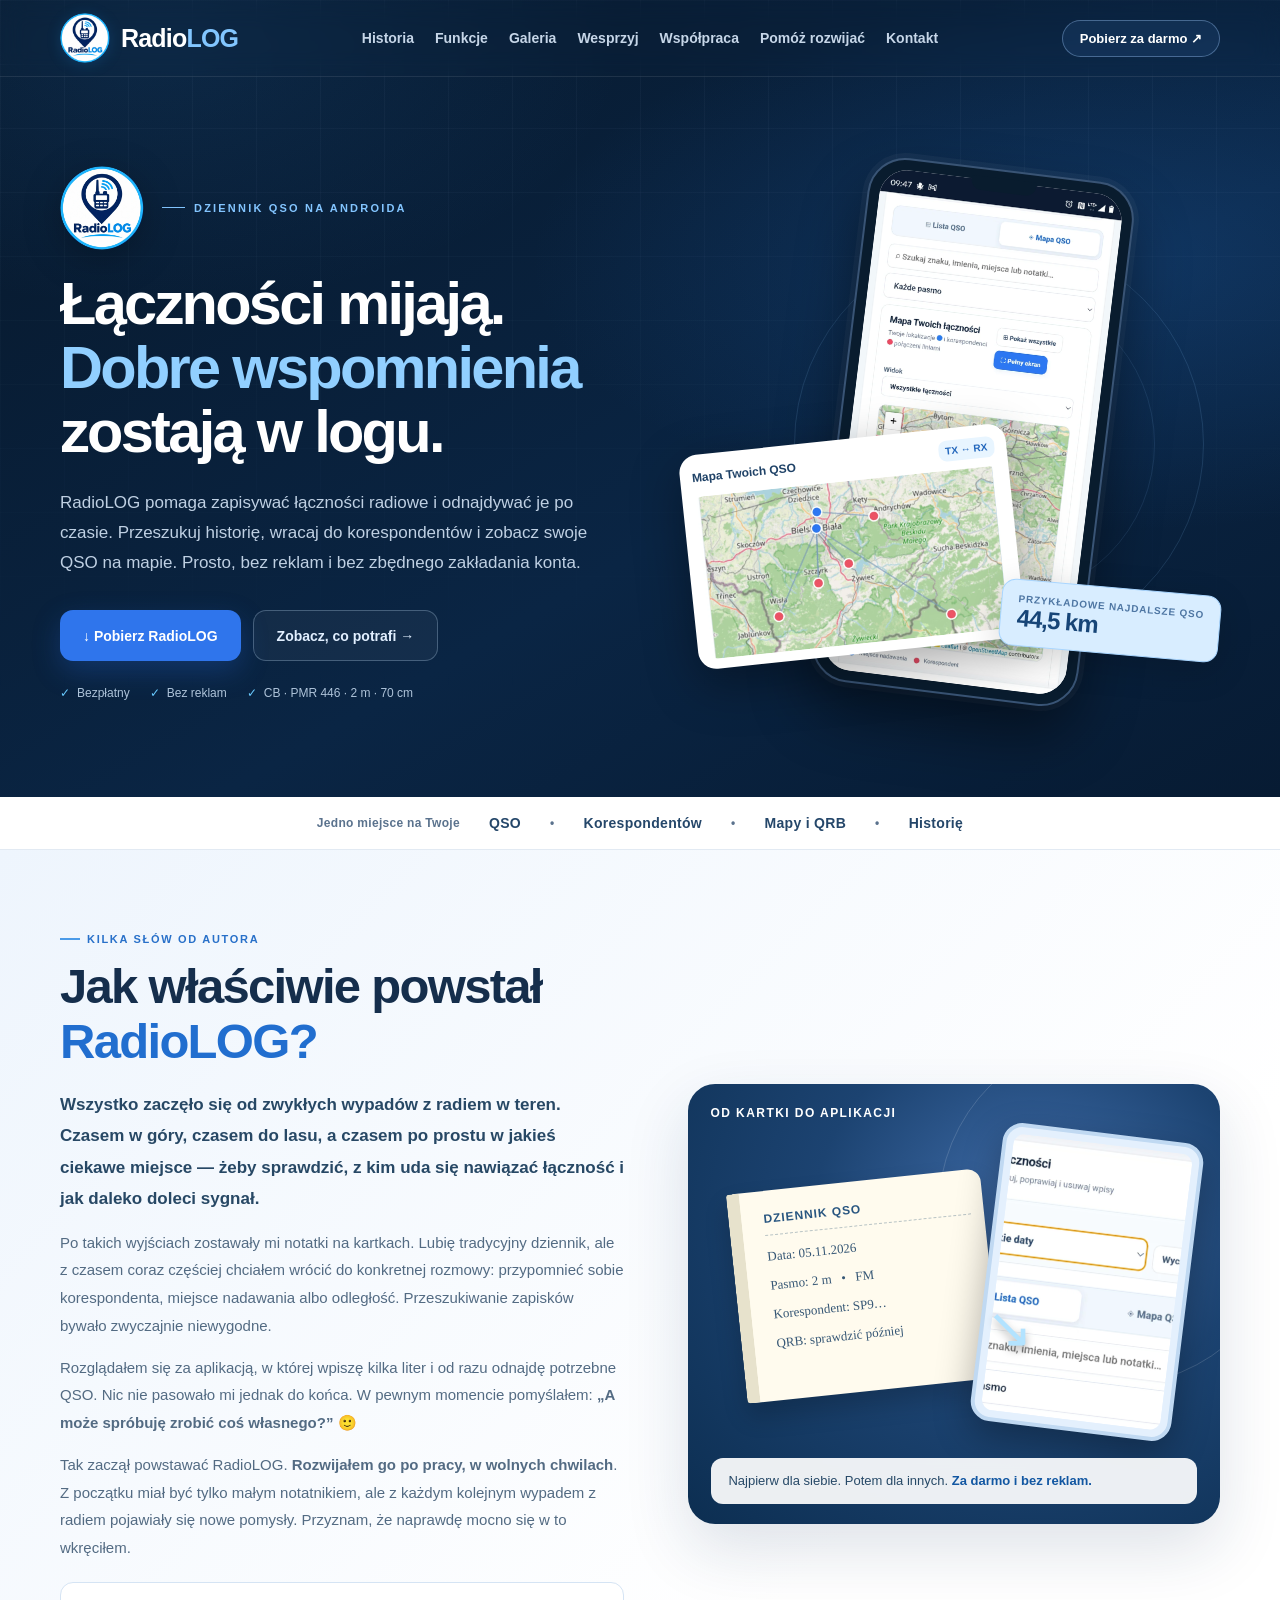
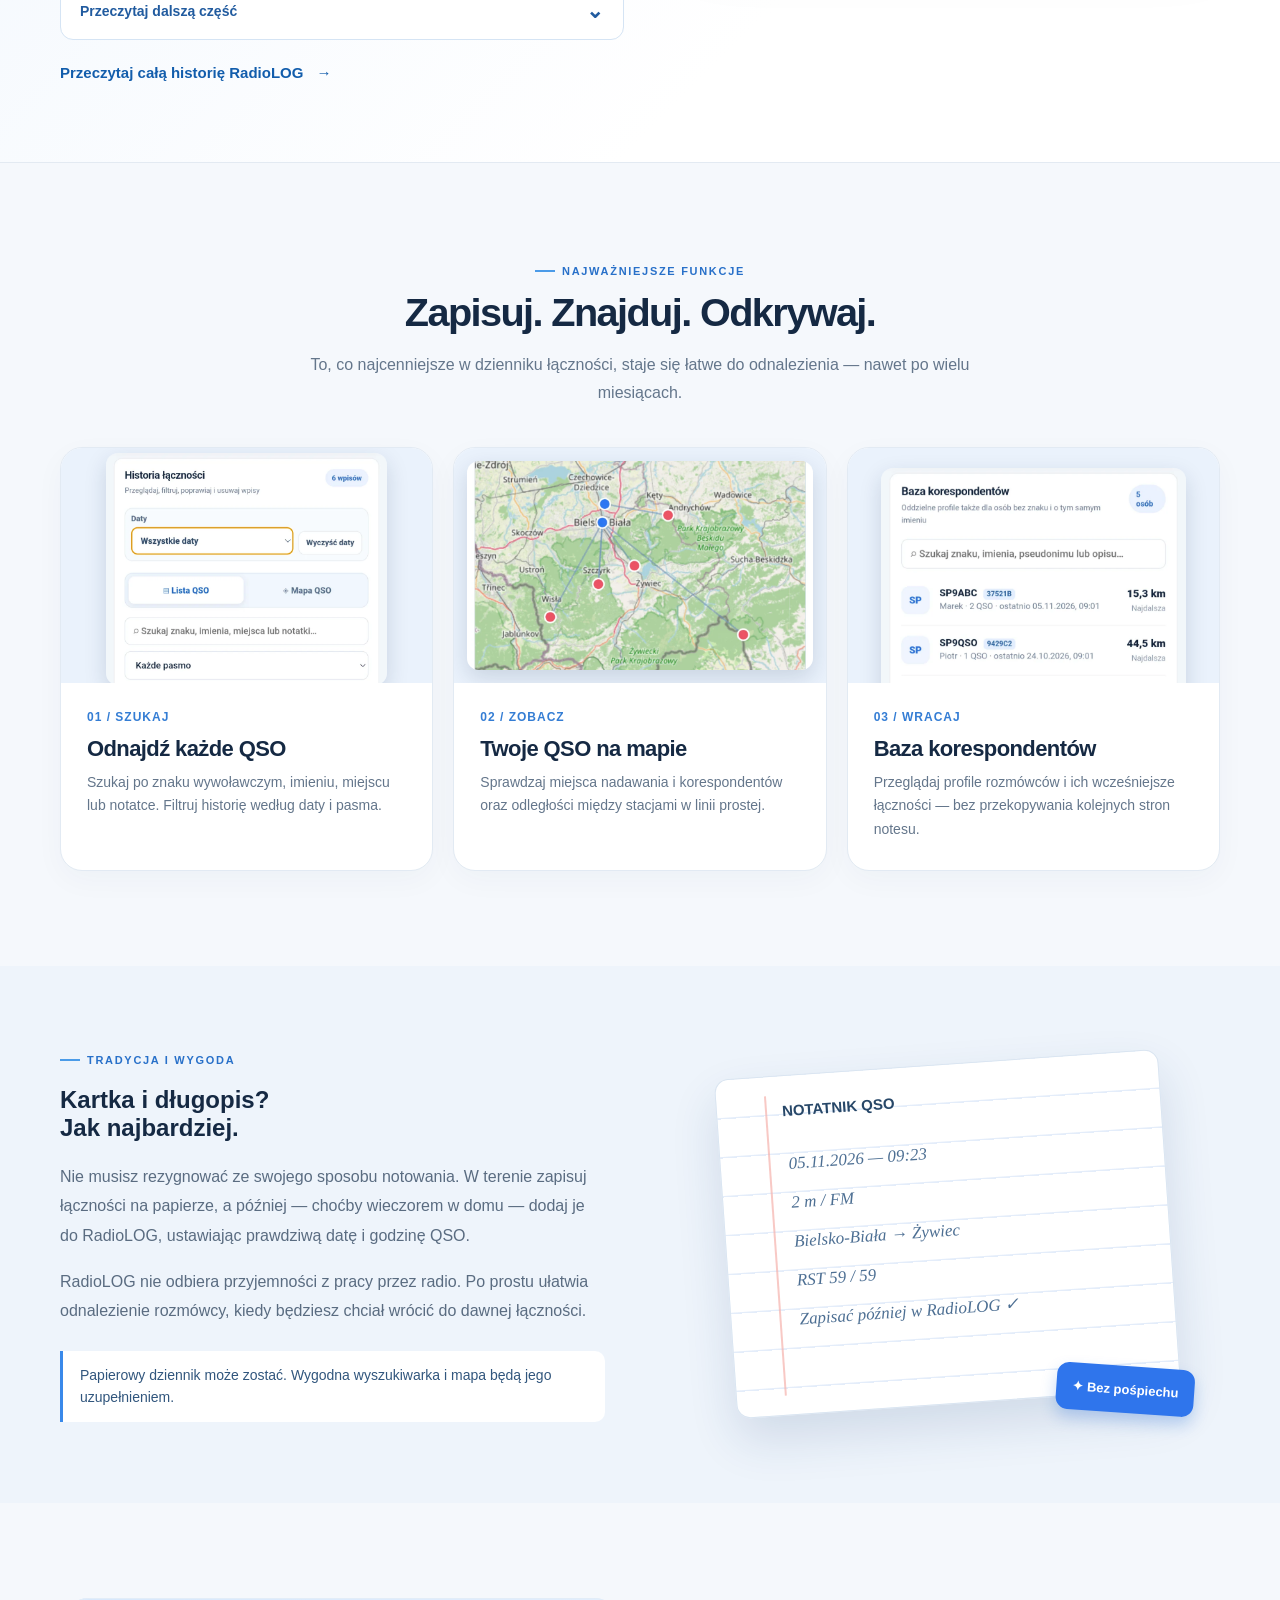
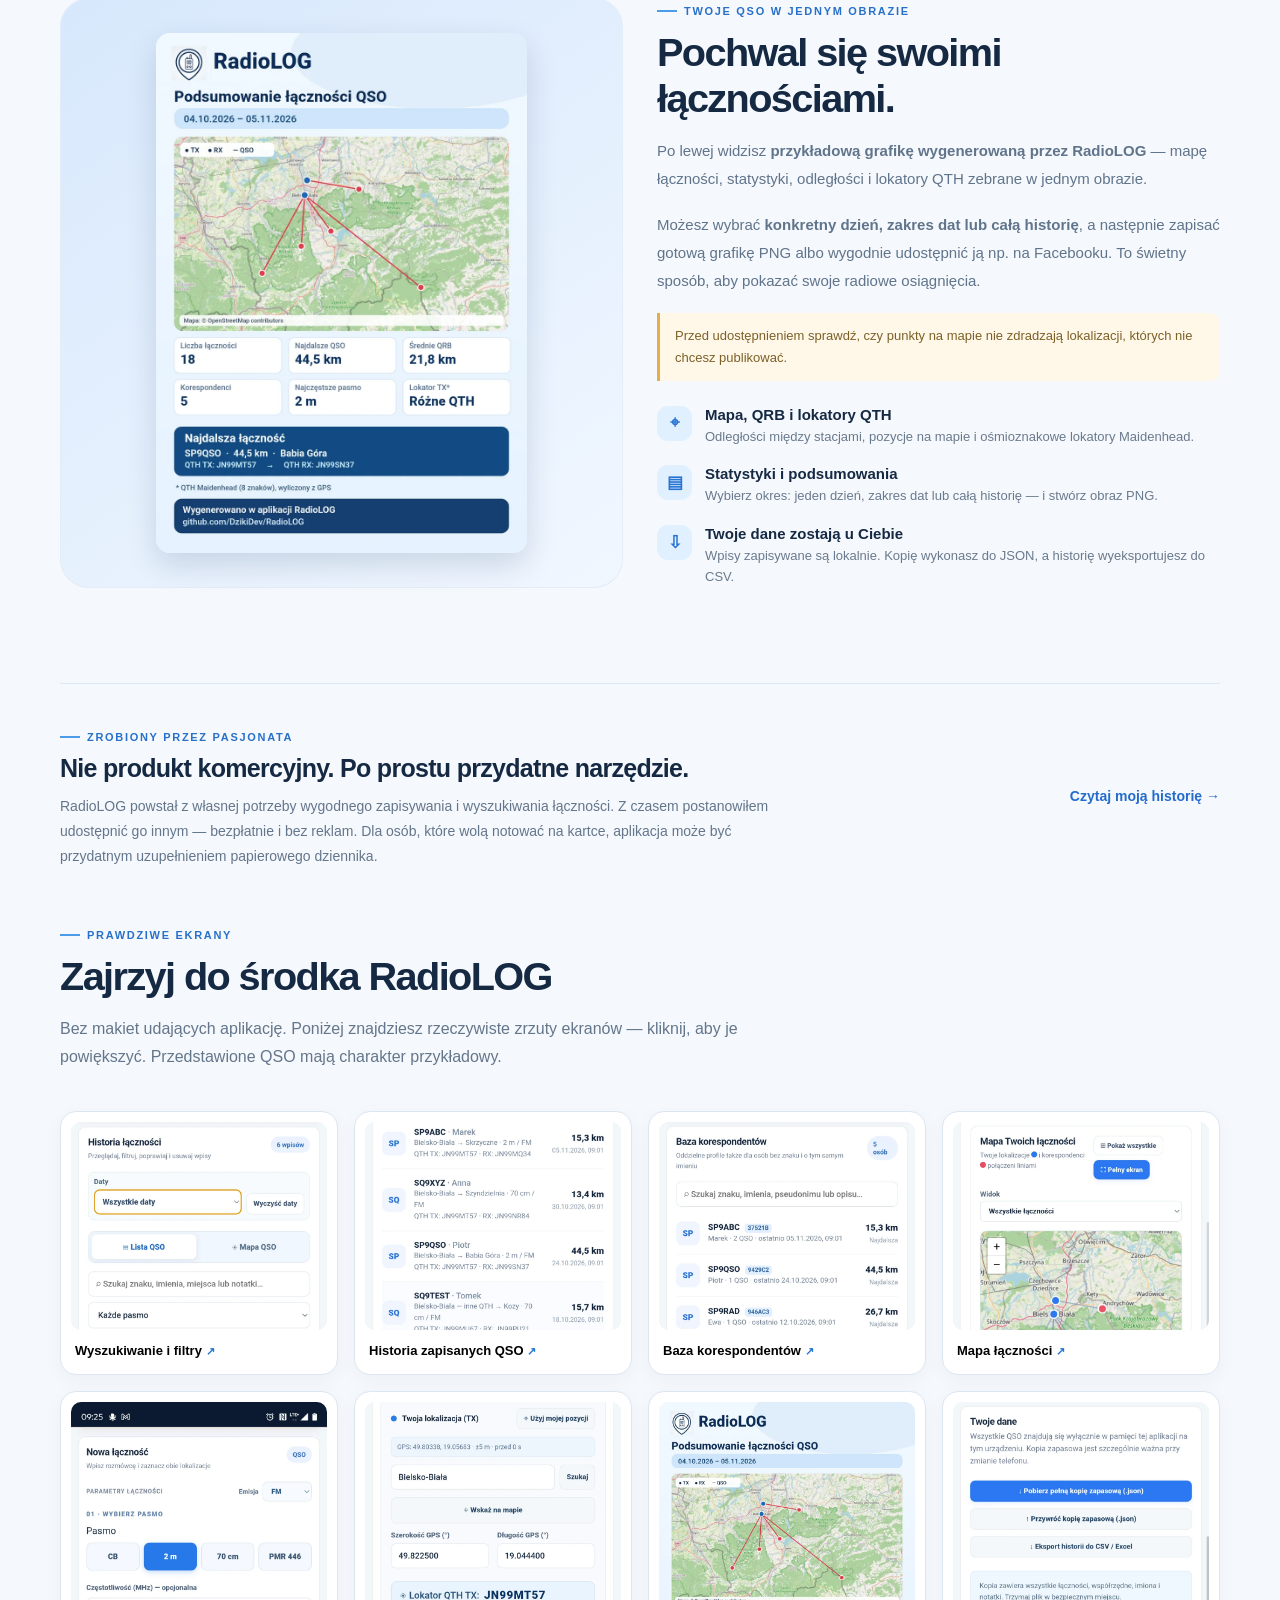
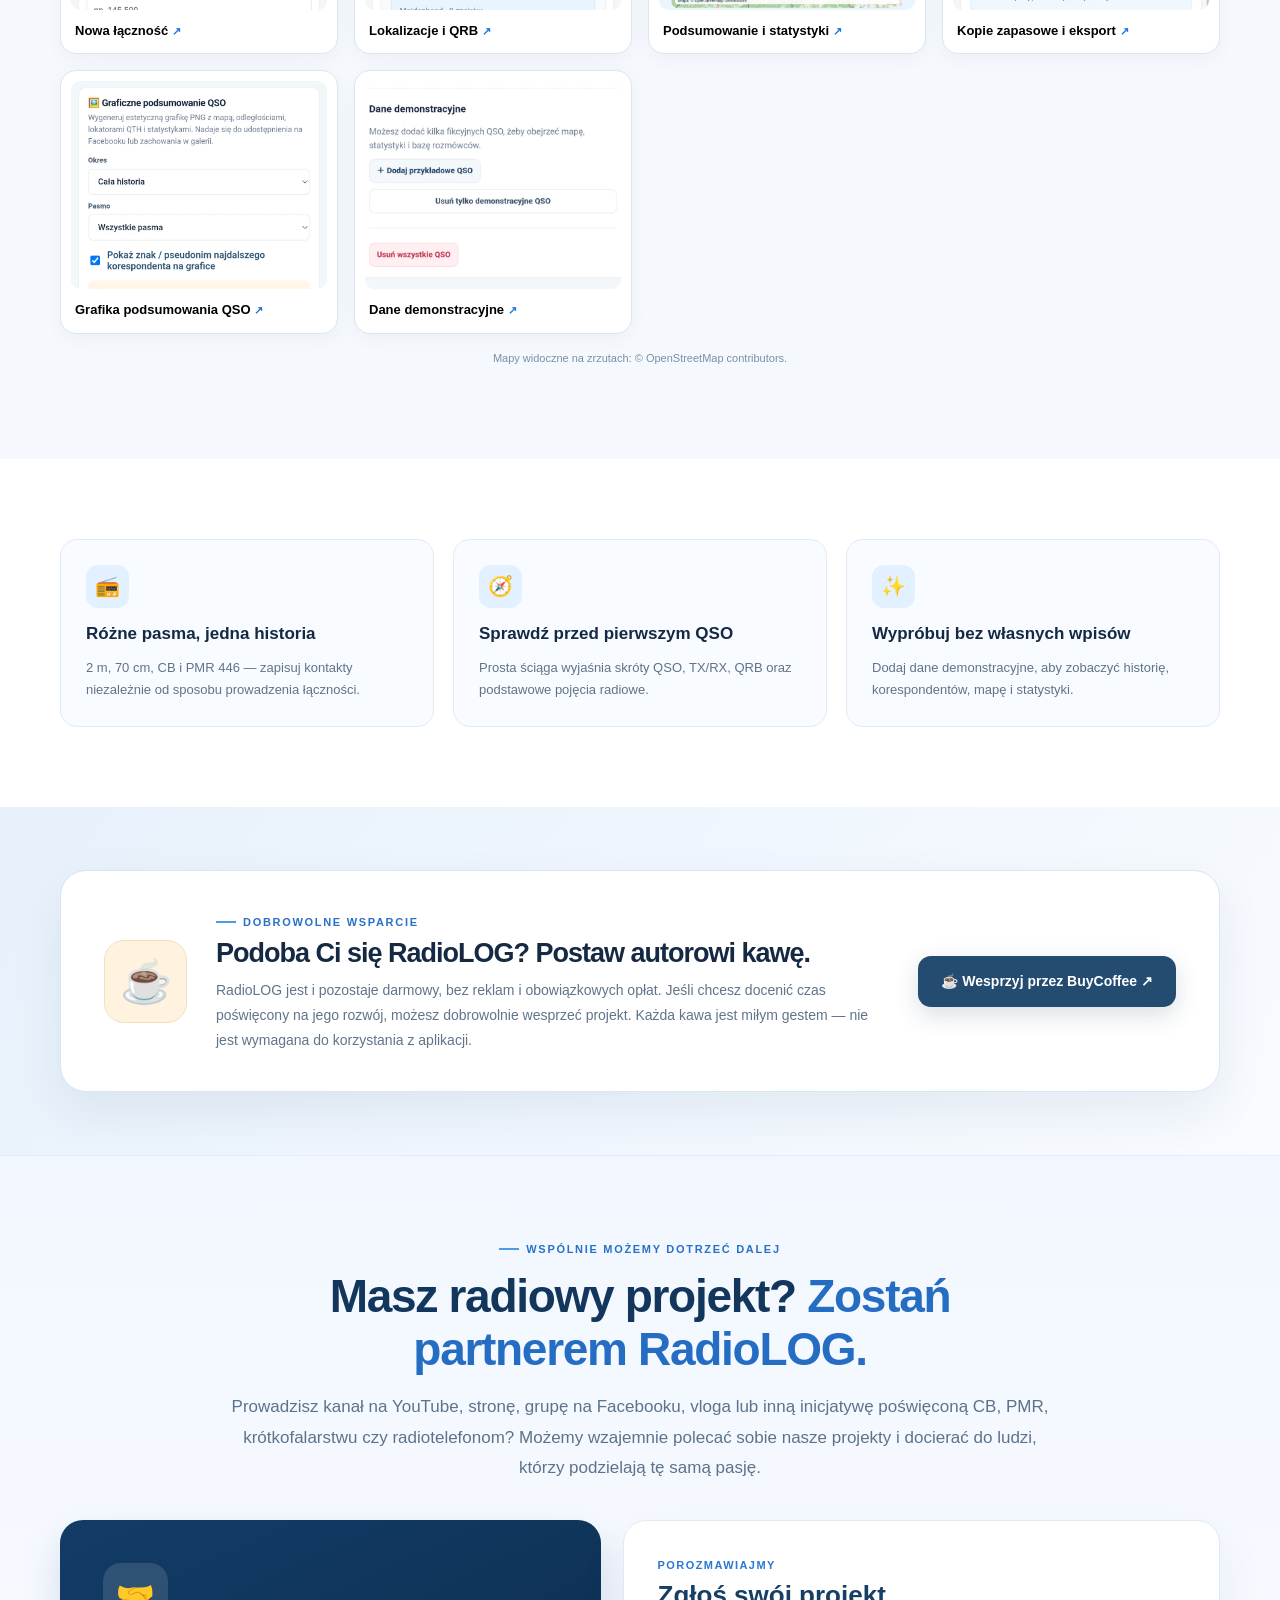
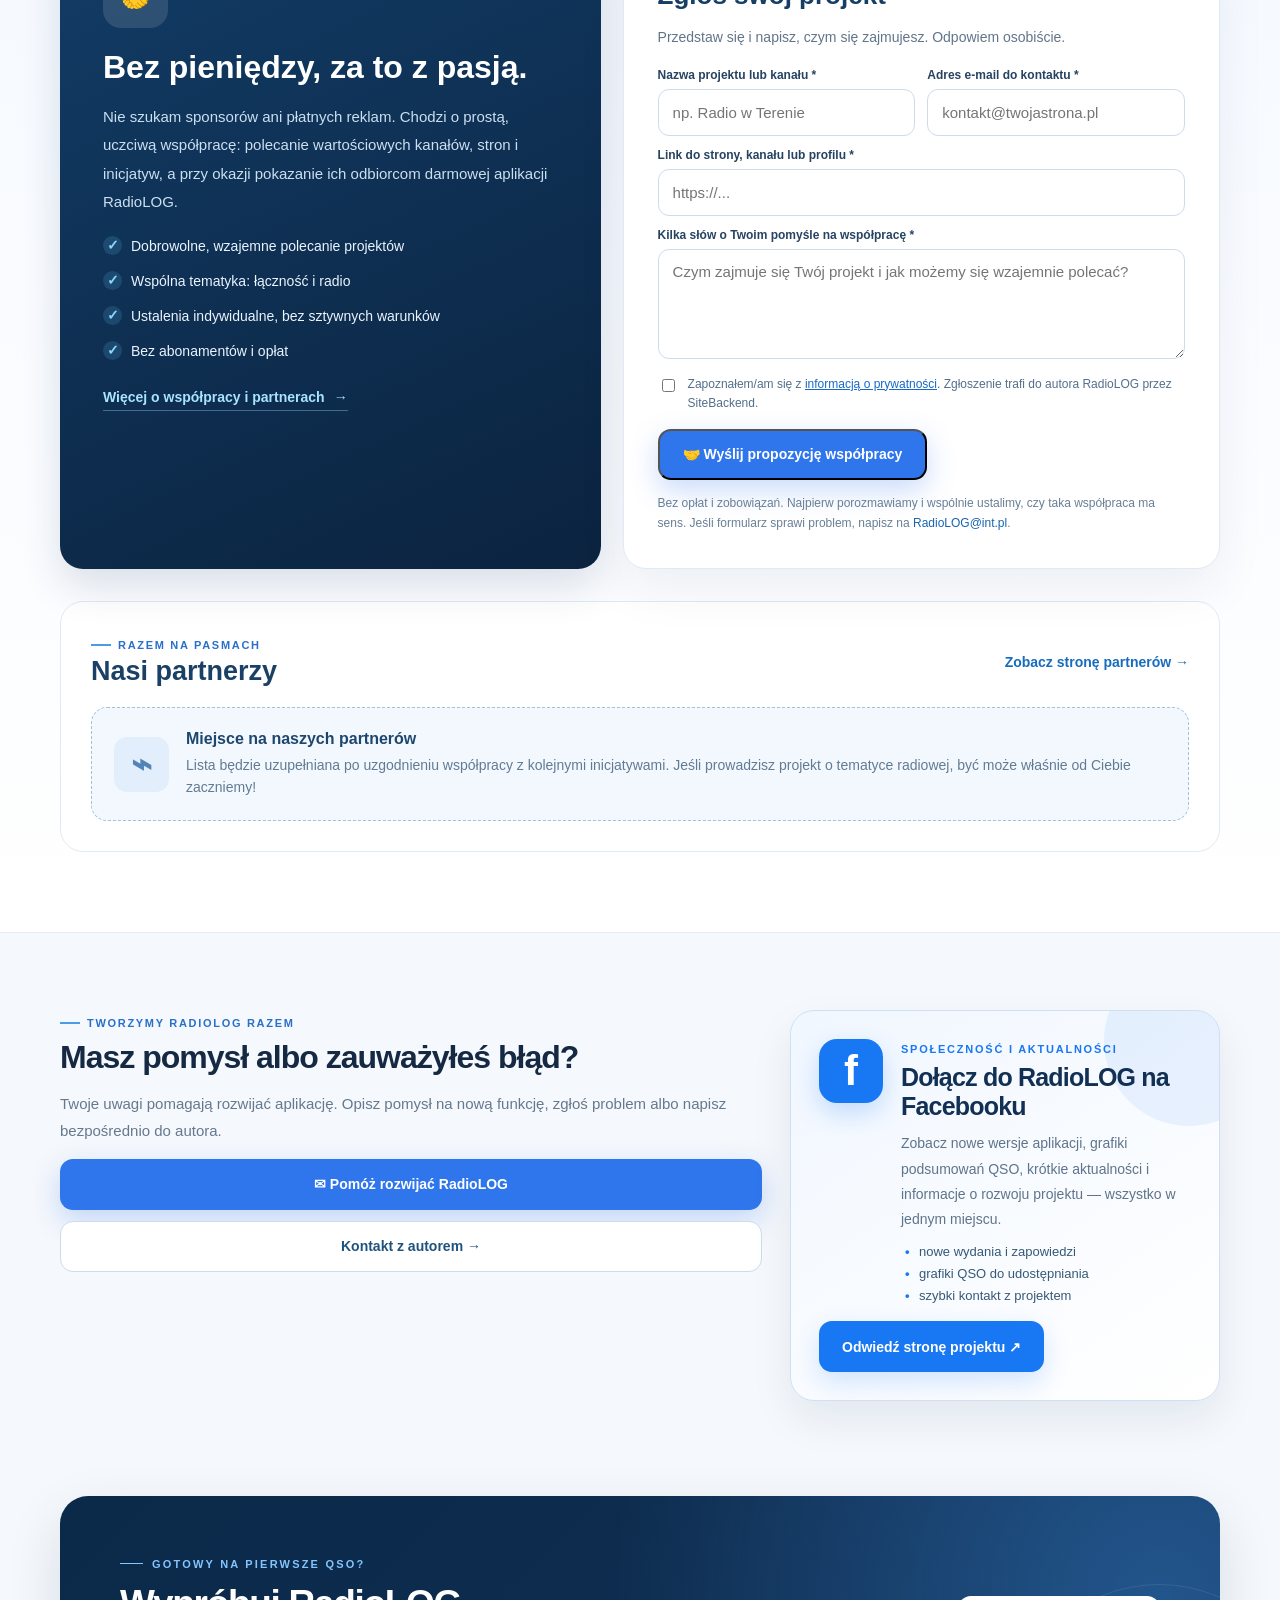
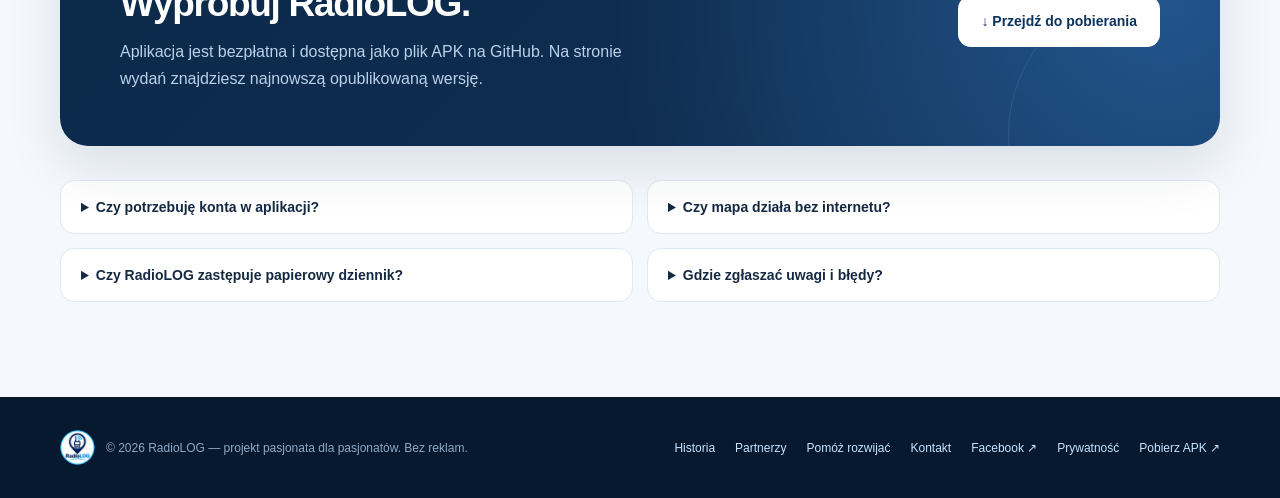
<file: index.html>
<!doctype html>
<html lang="pl">
<head>
<meta charset="utf-8">
<meta name="viewport" content="width=device-width,initial-scale=1">
<meta name="theme-color" content="#071a31">
<meta name="description" content="RadioLOG — bezpłatny dziennik łączności QSO na Androida. Wyszukuj korespondentów, przeglądaj mapę i odległości. CB, PMR 446, 2 m i 70 cm. Bez reklam.">
<meta property="og:type" content="website">
<meta property="og:url" content="https://dzikidev.github.io/RadioLOG/">
<meta property="og:image:width" content="1200">
<meta property="og:image:height" content="630">
<meta property="og:title" content="RadioLOG — Twoje łączności zawsze pod ręką">
<meta property="og:description" content="Zapisuj i łatwo odnajduj QSO. Mapa łączności, QRB, korespondenci i statystyki. Darmowy i bez reklam.">
<meta property="og:image" content="https://dzikidev.github.io/RadioLOG/assets/radiolog-og-cover.jpg?v=53">
<title>RadioLOG — Dziennik łączności QSO na Androida</title>
<link rel="icon" href="assets/radiolog-favicon.png?v=53" type="image/png"><link rel="apple-touch-icon" href="assets/radiolog-apple-touch-icon.png?v=53">
<link rel="stylesheet" href="style.css?v=53">
<script defer src="script.js"></script>
</head>
<body>
<div class="dark-top">
 <header class="site-header"><div class="container nav">
  <a class="brand" href="#start" aria-label="RadioLOG — początek strony"><img class="brand-logo" src="assets/radiolog-logo.webp?v=53" width="50" height="50" alt="" aria-hidden="true"><b>Radio<span>LOG</span></b></a>
  <nav class="nav-links" id="site-nav" aria-label="Nawigacja główna"><a href="#historia">Historia</a><a href="#funkcje">Funkcje</a><a href="#galeria">Galeria</a><a href="#wspieraj">Wesprzyj</a><a href="partnerzy.html">Współpraca</a><a href="pomoz.html">Pomóż rozwijać</a><a href="kontakt.html">Kontakt</a></nav>
  <button type="button" class="nav-menu-btn" aria-label="Otwórz menu" aria-expanded="false" aria-controls="site-nav">☰ <span>Menu</span></button>
  <a class="nav-cta" href="#pobierz">Pobierz za darmo ↗</a>
 </div></header>
 <main>
  <section class="container hero" id="start">
   <div class="hero-content"><div class="hero-brand-line"><img class="hero-brand-logo" src="assets/radiolog-logo.webp?v=53" alt="Oficjalne logo RadioLOG" width="84" height="84"><span class="eyebrow">Dziennik QSO na Androida</span></div>
    <h1>Łączności mijają.<br><em>Dobre wspomnienia</em><br>zostają w logu.</h1>
    <p class="hero-copy">RadioLOG pomaga zapisywać łączności radiowe i odnajdywać je po czasie. Przeszukuj historię, wracaj do korespondentów i zobacz swoje QSO na mapie. Prosto, bez reklam i bez zbędnego zakładania konta.</p>
    <div class="actions"><a class="btn btn-primary" href="https://github.com/DzikiDev/RadioLOG/releases" target="_blank" rel="noopener noreferrer">↓ Pobierz RadioLOG</a><a class="btn btn-ghost" href="#funkcje">Zobacz, co potrafi →</a></div>
    <div class="download-note"><span>Bezpłatny</span><span>Bez reklam</span><span>CB · PMR 446 · 2 m · 70 cm</span></div>
   </div>
   <div class="hero-art" aria-label="Prawdziwe zrzuty ekranu aplikacji RadioLOG">
    <div class="hero-orbit" aria-hidden="true"></div>
    <div class="phone"><img src="assets/historia-mapa.webp" alt="RadioLOG — lista historii i mapa łączności"></div>
    <div class="hero-map"><div class="hero-map-head"><span>Mapa Twoich QSO</span><span class="signal-pill">TX ↔ RX</span></div><img src="assets/mapa-qso.webp" alt="Mapa z punktami łączności"></div>
    <div class="float-km"><small>Przykładowe najdalsze QSO</small><strong>44,5 km</strong></div>
   </div>
  </section>
</div>
<div class="mini-strip"><div class="container strip-row"><span>Jedno miejsce na Twoje</span><b>QSO</b><span>•</span><b>Korespondentów</b><span>•</span><b>Mapy i QRB</b><span>•</span><b>Historię</b></div></div>
<section class="story-intro-section" id="historia">
<div class="container story-intro-grid">
<div class="story-intro-text">
<span class="tag">Kilka słów od autora</span>
<h2>Jak właściwie powstał <span>RadioLOG?</span></h2>
<p class="story-intro-lead">Wszystko zaczęło się od zwykłych wypadów z radiem w teren. Czasem w góry, czasem do lasu, a czasem po prostu w jakieś ciekawe miejsce — żeby sprawdzić, z kim uda się nawiązać łączność i jak daleko doleci sygnał.</p>
<p>Po takich wyjściach zostawały mi notatki na kartkach. Lubię tradycyjny dziennik, ale z czasem coraz częściej chciałem wrócić do konkretnej rozmowy: przypomnieć sobie korespondenta, miejsce nadawania albo odległość. Przeszukiwanie zapisków bywało zwyczajnie niewygodne.</p>
<p>Rozglądałem się za aplikacją, w której wpiszę kilka liter i od razu odnajdę potrzebne QSO. Nic nie pasowało mi jednak do końca. W pewnym momencie pomyślałem: <strong>„A może spróbuję zrobić coś własnego?”</strong> 🙂</p>
<p>Tak zaczął powstawać RadioLOG. <strong>Rozwijałem go po pracy, w wolnych chwilach</strong>. Z początku miał być tylko małym notatnikiem, ale z każdym kolejnym wypadem z radiem pojawiały się nowe pomysły. Przyznam, że naprawdę mocno się w to wkręciłem.</p>
<details class="story-more">
<summary>Przeczytaj dalszą część <span aria-hidden="true">⌄</span></summary>
<div class="story-more-body">
<p>Najbardziej zależało mi na wygodnym wyszukiwaniu zapisanych łączności i korespondentów. Bo co z tego, że mam dziennik, jeśli później muszę przeglądać dziesiątki wpisów, żeby odnaleźć jedną rozmowę?</p>
<p>Potem przyszła kolej na lokalizacje. Skoro zapisuję, skąd nadawałem i gdzie był rozmówca, to dlaczego nie pokazać obu miejsc na mapie i od razu nie policzyć odległości w linii prostej (QRB)? Z czasem doszły też GPS, lokator QTH, statystyki, kopie zapasowe i możliwość wygenerowania grafiki z mapą oraz podsumowaniem łączności.</p>
<p>Nie trzeba przy tym rezygnować z kartki i długopisu. W terenie można notować po swojemu, a później, choćby wieczorem w domu, dopisać QSO z właściwą datą i godziną. Kiedy zechcemy wrócić do rozmowy, wyszukiwarka i mapa wszystko ułatwiają.</p>
<p>Czasem coś udało mi się zrobić od razu, a czasem poprawiałem to po kilka razy. Ale właśnie to sprawiało mi najwięcej frajdy: <strong>z prostego pomysłu powstawało coraz wygodniejsze narzędzie, którego sam potrzebowałem</strong>.</p>
<p>W końcu doszedłem do wniosku, że skoro RadioLOG przydaje się mnie, może pomóc również innym. Dlatego postanowiłem podzielić się nim <strong>za darmo, bez reklam, abonamentów i płatnych funkcji</strong>. To nadal mój projekt rozwijany w wolnym czasie, a nie produkt firmy. Chcę go dalej dopracowywać, zwłaszcza pod kątem prostoty obsługi.</p>
</div>
</details>
<a class="story-read-link" href="historia.html">Przeczytaj całą historię RadioLOG <span aria-hidden="true">→</span></a>
</div>
<div class="story-intro-art">
<div class="story-art-label">Od kartki do aplikacji</div>
<div aria-label="Przykładowy zapis łączności na kartce" class="story-note">
<span>DZIENNIK QSO</span>
<span>Data: 05.11.2026</span>
<span>Pasmo: 2 m   •   FM</span>
<span>Korespondent: SP9…</span>
<span>QRB: sprawdzić później</span>
</div>
<div aria-hidden="true" class="story-to-phone">↘</div>
<div class="story-screen"><img alt="Prawdziwy ekran wyszukiwania łączności QSO w RadioLOG" loading="lazy" src="assets/filtry-qso.webp"/></div>
<div class="story-art-caption">Najpierw dla siebie. Potem dla innych. <strong>Za darmo i bez reklam.</strong></div>
</div>
</div>
</section>
<section class="section container" id="funkcje"><div class="section-head center"><span class="tag">Najważniejsze funkcje</span><h2>Zapisuj. Znajduj. Odkrywaj.</h2><p>To, co najcenniejsze w dzienniku łączności, staje się łatwe do odnalezienia — nawet po wielu miesiącach.</p></div>
 <div class="features">
  <article class="feature"><div class="feature-media phone-shot"><img src="assets/filtry-qso.webp" alt="Wyszukiwarka i filtry w historii QSO" loading="lazy"></div><div class="feature-body"><span class="feature-no">01 / SZUKAJ</span><h3>Odnajdź każde QSO</h3><p>Szukaj po znaku wywoławczym, imieniu, miejscu lub notatce. Filtruj historię według daty i pasma.</p></div></article>
  <article class="feature"><div class="feature-media map"><img src="assets/mapa-qso.webp" alt="Mapa kontaktów i przebieg łączności" loading="lazy"></div><div class="feature-body"><span class="feature-no">02 / ZOBACZ</span><h3>Twoje QSO na mapie</h3><p>Sprawdzaj miejsca nadawania i korespondentów oraz odległości między stacjami w linii prostej.</p></div></article>
  <article class="feature"><div class="feature-media"><img src="assets/korespondenci.webp" alt="Lista zapisanych korespondentów" loading="lazy"></div><div class="feature-body"><span class="feature-no">03 / WRACAJ</span><h3>Baza korespondentów</h3><p>Przeglądaj profile rozmówców i ich wcześniejsze łączności — bez przekopywania kolejnych stron notesu.</p></div></article>
 </div>
</section>
<section class="paper-section" id="papier"><div class="container paper-grid">
 <div class="paper-copy"><span class="tag">Tradycja i wygoda</span><h2>Kartka i długopis?<br>Jak najbardziej.</h2><p>Nie musisz rezygnować ze swojego sposobu notowania. W terenie zapisuj łączności na papierze, a później — choćby wieczorem w domu — dodaj je do RadioLOG, ustawiając prawdziwą datę i godzinę QSO.</p><p>RadioLOG nie odbiera przyjemności z pracy przez radio. Po prostu ułatwia odnalezienie rozmówcy, kiedy będziesz chciał wrócić do dawnej łączności.</p><span class="callout">Papierowy dziennik może zostać. Wygodna wyszukiwarka i mapa będą jego uzupełnieniem.</span></div>
 <div class="paper-sheet" aria-label="Przykładowe notatki z dziennika papierowego"><strong>NOTATNIK QSO</strong><p>05.11.2026 — 09:23<br>2 m / FM<br>Bielsko-Biała → Żywiec<br>RST 59 / 59<br>Zapisać później w RadioLOG ✓</p><div class="paper-clip">✦ Bez pośpiechu</div></div>
</div></section>
<section class="section container" id="o-projekcie"><div class="detail-grid">
 <div class="detail-visual"><img src="assets/podsumowanie.webp" alt="RadioLOG — graficzne podsumowanie łączności z mapą i statystykami" loading="lazy"></div>
 <div><span class="tag">Twoje QSO w jednym obrazie</span><h2>Pochwal się swoimi łącznościami.</h2><p class="section-lead">Po lewej widzisz <strong>przykładową grafikę wygenerowaną przez RadioLOG</strong> — mapę łączności, statystyki, odległości i lokatory QTH zebrane w jednym obrazie.</p>
  <p class="section-lead">Możesz wybrać <strong>konkretny dzień, zakres dat lub całą historię</strong>, a następnie zapisać gotową grafikę PNG albo wygodnie udostępnić ją np. na Facebooku. To świetny sposób, aby pokazać swoje radiowe osiągnięcia.</p>
  <p class="privacy-tip">Przed udostępnieniem sprawdź, czy punkty na mapie nie zdradzają lokalizacji, których nie chcesz publikować.</p>
  <div class="detail-list">
   <div class="detail-point"><span class="point-icon">⌖</span><span><strong>Mapa, QRB i lokatory QTH</strong><small>Odległości między stacjami, pozycje na mapie i ośmioznakowe lokatory Maidenhead.</small></span></div>
   <div class="detail-point"><span class="point-icon">▤</span><span><strong>Statystyki i podsumowania</strong><small>Wybierz okres: jeden dzień, zakres dat lub całą historię — i stwórz obraz PNG.</small></span></div>
   <div class="detail-point"><span class="point-icon">⇩</span><span><strong>Twoje dane zostają u Ciebie</strong><small>Wpisy zapisywane są lokalnie. Kopię wykonasz do JSON, a historię wyeksportujesz do CSV.</small></span></div>
  </div>
 </div>
 </div>
</section>
<section class="author-strip container" aria-label="O powstaniu RadioLOG"><div><span class="tag">Zrobiony przez pasjonata</span><h2>Nie produkt komercyjny. Po prostu przydatne narzędzie.</h2><p>RadioLOG powstał z własnej potrzeby wygodnego zapisywania i wyszukiwania łączności. Z czasem postanowiłem udostępnić go innym — bezpłatnie i bez reklam. Dla osób, które wolą notować na kartce, aplikacja może być przydatnym uzupełnieniem papierowego dziennika.</p></div><a class="text-link" href="historia.html">Czytaj moją historię →</a></section>
<section class="section container" id="galeria" style="padding-top:15px"><div class="section-head"><span class="tag">Prawdziwe ekrany</span><h2>Zajrzyj do środka RadioLOG</h2><p>Bez makiet udających aplikację. Poniżej znajdziesz rzeczywiste zrzuty ekranów — kliknij, aby je powiększyć. Przedstawione QSO mają charakter przykładowy.</p></div>
 <div class="gallery"><button type="button" class="gallery-item" data-screen="assets/filtry-qso.webp" data-title="Wyszukiwanie i filtry" aria-label="Powiększ: Wyszukiwanie i filtry"><img src="assets/filtry-qso.webp" alt="RadioLOG — Wyszukiwanie i filtry" loading="lazy"><b>Wyszukiwanie i filtry <span class="zoom">↗</span></b></button>
<button type="button" class="gallery-item" data-screen="assets/lista-qso.webp" data-title="Historia zapisanych QSO" aria-label="Powiększ: Historia zapisanych QSO"><img src="assets/lista-qso.webp" alt="RadioLOG — Historia zapisanych QSO" loading="lazy"><b>Historia zapisanych QSO <span class="zoom">↗</span></b></button>
<button type="button" class="gallery-item" data-screen="assets/korespondenci.webp" data-title="Baza korespondentów" aria-label="Powiększ: Baza korespondentów"><img src="assets/korespondenci.webp" alt="RadioLOG — Baza korespondentów" loading="lazy"><b>Baza korespondentów <span class="zoom">↗</span></b></button>
<button type="button" class="gallery-item" data-screen="assets/mapa-w-aplikacji.webp" data-title="Mapa łączności" aria-label="Powiększ: Mapa łączności"><img src="assets/mapa-w-aplikacji.webp" alt="RadioLOG — Mapa łączności" loading="lazy"><b>Mapa łączności <span class="zoom">↗</span></b></button>
<button type="button" class="gallery-item" data-screen="assets/dodawanie-qso.webp" data-title="Nowa łączność" aria-label="Powiększ: Nowa łączność"><img src="assets/dodawanie-qso.webp" alt="RadioLOG — Nowa łączność" loading="lazy"><b>Nowa łączność <span class="zoom">↗</span></b></button>
<button type="button" class="gallery-item" data-screen="assets/lokalizacja-qso.webp" data-title="Lokalizacje i QRB" aria-label="Powiększ: Lokalizacje i QRB"><img src="assets/lokalizacja-qso.webp" alt="RadioLOG — Lokalizacje i QRB" loading="lazy"><b>Lokalizacje i QRB <span class="zoom">↗</span></b></button>
<button type="button" class="gallery-item" data-screen="assets/podsumowanie.webp" data-title="Podsumowanie i statystyki" aria-label="Powiększ: Podsumowanie i statystyki"><img src="assets/podsumowanie.webp" alt="RadioLOG — Podsumowanie i statystyki" loading="lazy"><b>Podsumowanie i statystyki <span class="zoom">↗</span></b></button>
<button type="button" class="gallery-item" data-screen="assets/kopia-zapasowa.webp" data-title="Kopie zapasowe i eksport" aria-label="Powiększ: Kopie zapasowe i eksport"><img src="assets/kopia-zapasowa.webp" alt="RadioLOG — Kopie zapasowe i eksport" loading="lazy"><b>Kopie zapasowe i eksport <span class="zoom">↗</span></b></button>
<button type="button" class="gallery-item" data-screen="assets/grafika-qso.webp" data-title="Grafika podsumowania QSO" aria-label="Powiększ: Grafika podsumowania QSO"><img src="assets/grafika-qso.webp" alt="RadioLOG — Grafika podsumowania QSO" loading="lazy"><b>Grafika podsumowania QSO <span class="zoom">↗</span></b></button>
<button type="button" class="gallery-item" data-screen="assets/dane-demo.webp" data-title="Dane demonstracyjne" aria-label="Powiększ: Dane demonstracyjne"><img src="assets/dane-demo.webp" alt="RadioLOG — Dane demonstracyjne" loading="lazy"><b>Dane demonstracyjne <span class="zoom">↗</span></b></button></div><div class="credits">Mapy widoczne na zrzutach: © OpenStreetMap contributors.</div>
</section>
<section class="more-section"><div class="container more-grid">
 <div class="more-card"><div class="mark">📻</div><b>Różne pasma, jedna historia</b><p>2 m, 70 cm, CB i PMR 446 — zapisuj kontakty niezależnie od sposobu prowadzenia łączności.</p></div>
 <div class="more-card"><div class="mark">🧭</div><b>Sprawdź przed pierwszym QSO</b><p>Prosta ściąga wyjaśnia skróty QSO, TX/RX, QRB oraz podstawowe pojęcia radiowe.</p></div>
 <div class="more-card"><div class="mark">✨</div><b>Wypróbuj bez własnych wpisów</b><p>Dodaj dane demonstracyjne, aby zobaczyć historię, korespondentów, mapę i statystyki.</p></div>
 </div></section>
<section class="support-wrap" id="wspieraj"><div class="container"><div class="support-panel"><div class="support-cup" aria-hidden="true">☕</div><div class="support-text"><span class="tag">Dobrowolne wsparcie</span><h2>Podoba Ci się RadioLOG? Postaw autorowi kawę.</h2><p>RadioLOG jest i pozostaje darmowy, bez reklam i obowiązkowych opłat. Jeśli chcesz docenić czas poświęcony na jego rozwój, możesz dobrowolnie wesprzeć projekt. Każda kawa jest miłym gestem — nie jest wymagana do korzystania z aplikacji.</p></div><a class="btn btn-coffee" href="https://buycoffee.to/wojtasp" target="_blank" rel="noopener noreferrer">☕ Wesprzyj przez BuyCoffee ↗</a></div></div></section>

<section class="partner-spotlight" id="wspolpraca" aria-labelledby="partner-home-title">
 <div class="container">
  <div class="partner-spotlight-head">
   <span class="tag">Wspólnie możemy dotrzeć dalej</span>
   <h2 id="partner-home-title">Masz radiowy projekt? <span>Zostań partnerem RadioLOG.</span></h2>
   <p>Prowadzisz kanał na YouTube, stronę, grupę na Facebooku, vloga lub inną inicjatywę poświęconą CB, PMR, krótkofalarstwu czy radiotelefonom? Możemy wzajemnie polecać sobie nasze projekty i docierać do ludzi, którzy podzielają tę samą pasję.</p>
  </div>
  <div class="partner-spotlight-grid">
   <div class="partner-intro-panel">
    <div class="partner-symbol" aria-hidden="true">🤝</div>
    <h3>Bez pieniędzy, za to z pasją.</h3>
    <p>Nie szukam sponsorów ani płatnych reklam. Chodzi o prostą, uczciwą współpracę: polecanie wartościowych kanałów, stron i inicjatyw, a przy okazji pokazanie ich odbiorcom darmowej aplikacji RadioLOG.</p>
    <ul class="partner-benefits"><li>Dobrowolne, wzajemne polecanie projektów</li><li>Wspólna tematyka: łączność i radio</li><li>Ustalenia indywidualne, bez sztywnych warunków</li><li>Bez abonamentów i opłat</li></ul>
    <a class="partner-more-link" href="partnerzy.html">Więcej o współpracy i partnerach <span aria-hidden="true">→</span></a>
   </div>
   <div class="partner-form-panel"><span class="partner-form-eyebrow">Porozmawiajmy</span><h3>Zgłoś swój projekt</h3><p>Przedstaw się i napisz, czym się zajmujesz. Odpowiem osobiście.</p>
<form class="partner-form compact-partner-form" data-radiolog-form action="https://api.sitebackend.com/forms/ja3kaj67bz" method="POST">
      <input type="hidden" name="Temat" value="RadioLOG — propozycja bezpłatnej współpracy" />
      <input type="hidden" name="Formularz" value="Zostań partnerem — strona główna" />
      <div class="form-honey" aria-hidden="true"><label for="partner-home-antispam">To pole pozostaw puste</label><input id="partner-home-antispam" name="_gotcha" autocomplete="off" tabindex="-1" /></div>
      <div class="form-row">
        <div class="form-field"><label class="form-label" for="partner-home-project">Nazwa projektu lub kanału *</label><input class="field" id="partner-home-project" name="Nazwa projektu" maxlength="130" placeholder="np. Radio w Terenie" required /></div>
        <div class="form-field"><label class="form-label" for="partner-home-email">Adres e-mail do kontaktu *</label><input class="field" id="partner-home-email" type="email" name="email" maxlength="160" placeholder="kontakt@twojastrona.pl" autocomplete="email" required /></div>
      </div>
      <div class="form-field"><label class="form-label" for="partner-home-link">Link do strony, kanału lub profilu *</label><input class="field" id="partner-home-link" name="Link do projektu" type="url" maxlength="300" placeholder="https://..." required /></div>
      
      <div class="form-field"><label class="form-label" for="partner-home-message">Kilka słów o Twoim pomyśle na współpracę *</label><textarea class="field field-area" id="partner-home-message" name="Wiadomość" maxlength="4000" rows="4" placeholder="Czym zajmuje się Twój projekt i jak możemy się wzajemnie polecać?" required></textarea></div>
      <label class="form-privacy"><input type="checkbox" name="Potwierdzenie informacji o prywatności" value="Tak" required /><span>Zapoznałem/am się z <a href="prywatnosc.html" target="_blank" rel="noopener noreferrer">informacją o prywatności</a>. Zgłoszenie trafi do autora RadioLOG przez SiteBackend.</span></label>
      <button type="submit" class="btn btn-primary partner-submit">🤝 Wyślij propozycję współpracy</button>
      <p class="partner-form-help">Bez opłat i zobowiązań. Najpierw porozmawiamy i wspólnie ustalimy, czy taka współpraca ma sens. Jeśli formularz sprawi problem, napisz na <a href="mailto:RadioLOG@int.pl?subject=Wsp%C3%B3%C5%82praca%20RadioLOG">RadioLOG@int.pl</a>.</p>
      <div class="preview-feedback" role="status" aria-live="polite"></div>
    </form></div>
  </div>
  <div class="partner-home-list"><div class="partner-list-heading"><div><span class="tag">Razem na pasmach</span><h3>Nasi partnerzy</h3></div><a href="partnerzy.html">Zobacz stronę partnerów →</a></div>
<div class="partner-empty">
 <span class="partner-empty-symbol" aria-hidden="true">⌁</span>
 <div><strong>Miejsce na naszych partnerów</strong><p>Lista będzie uzupełniana po uzgodnieniu współpracy z kolejnymi inicjatywami. Jeśli prowadzisz projekt o tematyce radiowej, być może właśnie od Ciebie zaczniemy!</p></div>
 </div></div>
 </div>
</section>
<section class="community container"><div class="community-head"><span class="tag">Tworzymy RadioLOG razem</span><h2>Masz pomysł albo zauważyłeś błąd?</h2><p>Twoje uwagi pomagają rozwijać aplikację. Opisz pomysł na nową funkcję, zgłoś problem albo napisz bezpośrednio do autora.</p><div class="community-actions"><a class="btn btn-primary" href="pomoz.html">✉ Pomóż rozwijać RadioLOG</a><a class="btn btn-outline" href="kontakt.html">Kontakt z autorem →</a></div></div><aside class="facebook-callout" aria-label="Oficjalna strona RadioLOG na Facebooku"><div class="facebook-badge">f</div><div class="facebook-copy"><span class="fb-mini">Społeczność i aktualności</span><h3>Dołącz do RadioLOG na Facebooku</h3><p>Zobacz nowe wersje aplikacji, grafiki podsumowań QSO, krótkie aktualności i informacje o rozwoju projektu — wszystko w jednym miejscu.</p><ul class="facebook-points"><li>nowe wydania i zapowiedzi</li><li>grafiki QSO do udostępniania</li><li>szybki kontakt z projektem</li></ul></div><a class="btn btn-facebook facebook-btn" href="https://www.facebook.com/share/1P5EZs68ao/" target="_blank" rel="noopener noreferrer">Odwiedź stronę projektu ↗</a></aside></section>
<section class="download-section container" id="pobierz"><div class="download-block"><div><span class="eyebrow">Gotowy na pierwsze QSO?</span><h2>Wypróbuj RadioLOG.</h2><p>Aplikacja jest bezpłatna i dostępna jako plik APK na GitHub. Na stronie wydań znajdziesz najnowszą opublikowaną wersję.</p></div><a class="btn btn-light" href="https://github.com/DzikiDev/RadioLOG/releases" target="_blank" rel="noopener noreferrer">↓ Przejdź do pobierania</a></div>
 <div class="faq"><details><summary>Czy potrzebuję konta w aplikacji?</summary><p>Nie. RadioLOG działa bez obowiązkowego logowania. Dane QSO są zapisywane lokalnie na urządzeniu.</p></details><details><summary>Czy mapa działa bez internetu?</summary><p>Nie. Do wyświetlania mapy potrzebne jest połączenie z internetem. Same wpisy QSO przechowywane są lokalnie.</p></details><details><summary>Czy RadioLOG zastępuje papierowy dziennik?</summary><p>Nie musi. Możesz najpierw zanotować QSO na kartce, a dopiero później wprowadzić je do aplikacji z właściwą datą i godziną.</p></details><details><summary>Gdzie zgłaszać uwagi i błędy?</summary><p>Projekt ma repozytorium na <a style="color:#216dd5;font-weight:700" href="https://github.com/DzikiDev/RadioLOG" target="_blank" rel="noopener noreferrer">GitHub</a>. Możesz już teraz wysłać <a href="pomoz.html" style="color:#216dd5;font-weight:750">zgłoszenie błędu lub pomysłu</a> albo skorzystać z formularza <a href="kontakt.html" style="color:#216dd5;font-weight:750">kontaktowego</a>.</p></details></div>
</section>
</main>
<footer class="footer"><div class="container footer-row"><div class="footer-signature"><img src="assets/radiolog-logo.webp?v=53" alt="" aria-hidden="true" width="35" height="35"><span>© 2026 RadioLOG — projekt pasjonata dla pasjonatów. Bez reklam.</span></div><div class="footer-links"><a href="historia.html">Historia</a><a href="partnerzy.html">Partnerzy</a><a href="pomoz.html">Pomóż rozwijać</a><a href="kontakt.html">Kontakt</a><a href="https://www.facebook.com/share/1P5EZs68ao/" target="_blank" rel="noopener noreferrer">Facebook ↗</a><a href="prywatnosc.html">Prywatność</a><a href="https://github.com/DzikiDev/RadioLOG/releases" target="_blank" rel="noopener noreferrer">Pobierz APK ↗</a></div></div></footer>
<dialog class="modal" id="screen-dialog" aria-labelledby="dialog-title"><div class="modal-bar"><span class="modal-title" id="dialog-title">Zrzut ekranu RadioLOG</span><button type="button" class="modal-close" id="dialog-close" aria-label="Zamknij podgląd">×</button></div><div class="modal-body"><img class="modal-image" id="dialog-image" alt=""></div></dialog>
</body></html>
</file>
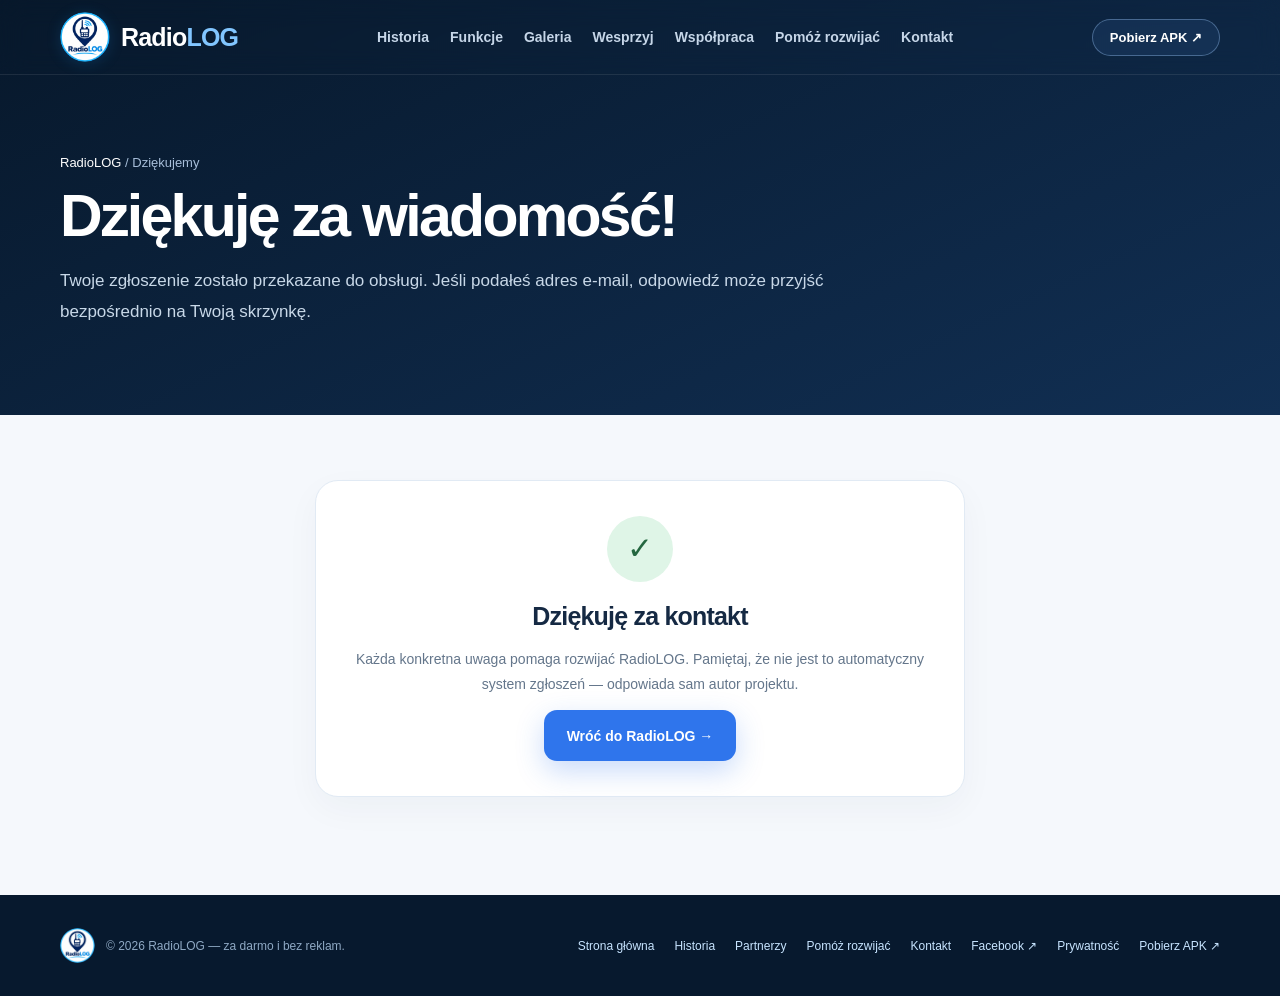
<file: dziekujemy.html>
<!doctype html><html lang="pl"><head><meta charset="utf-8"><meta name="viewport" content="width=device-width, initial-scale=1"><meta name="theme-color" content="#071a31"><meta name="description" content="Twoje zgłoszenie zostało przekazane do obsługi. Jeśli podałeś adres e-mail, odpowiedź może przyjść bezpośrednio na Twoją skrzynkę."><title>Dziękujemy — RadioLOG</title><link rel="icon" href="assets/radiolog-favicon.png?v=53" type="image/png"><link rel="apple-touch-icon" href="assets/radiolog-apple-touch-icon.png?v=53"><link rel="stylesheet" href="style.css?v=53"><script defer src="script.js"></script></head><body>
 <div class="subtop"><header class="site-header"><div class="container nav"><a class="brand" href="index.html" aria-label="RadioLOG — strona główna"><img class="brand-logo" src="assets/radiolog-logo.webp?v=53" width="50" height="50" alt="" aria-hidden="true"><b>Radio<span>LOG</span></b></a><nav class="nav-links" id="site-nav" aria-label="Nawigacja główna"><a href="historia.html">Historia</a><a href="index.html#funkcje">Funkcje</a><a href="index.html#galeria">Galeria</a><a href="index.html#wspieraj">Wesprzyj</a><a href="partnerzy.html">Współpraca</a><a href="pomoz.html">Pomóż rozwijać</a><a href="kontakt.html">Kontakt</a></nav><button type="button" class="nav-menu-btn" aria-label="Otwórz menu" aria-expanded="false" aria-controls="site-nav">☰ <span>Menu</span></button><a class="nav-cta" href="https://github.com/DzikiDev/RadioLOG/releases" target="_blank" rel="noopener noreferrer">Pobierz APK ↗</a></div></header><section class="container subhero"><div class="breadcrumb"><a href="index.html">RadioLOG</a> / Dziękujemy</div><h1>Dziękuję za wiadomość!</h1><p>Twoje zgłoszenie zostało przekazane do obsługi. Jeśli podałeś adres e-mail, odpowiedź może przyjść bezpośrednio na Twoją skrzynkę.</p></section></div>
 <main class="subcontent container"><div class="surface thankyou"><div class="thankyou-symbol">✓</div><h2>Dziękuję za kontakt</h2><p>Każda konkretna uwaga pomaga rozwijać RadioLOG. Pamiętaj, że nie jest to automatyczny system zgłoszeń — odpowiada sam autor projektu.</p><a href="index.html" class="btn btn-primary">Wróć do RadioLOG →</a></div></main><footer class="footer"><div class="container footer-row"><div class="footer-signature"><img src="assets/radiolog-logo.webp?v=53" alt="" aria-hidden="true" width="35" height="35"><span>© 2026 RadioLOG — za darmo i bez reklam.</span></div><div class="footer-links"><a href="index.html">Strona główna</a><a href="historia.html">Historia</a><a href="partnerzy.html">Partnerzy</a><a href="pomoz.html">Pomóż rozwijać</a><a href="kontakt.html">Kontakt</a><a href="https://www.facebook.com/share/1P5EZs68ao/" target="_blank" rel="noopener noreferrer">Facebook ↗</a><a href="prywatnosc.html">Prywatność</a><a href="https://github.com/DzikiDev/RadioLOG/releases" target="_blank" rel="noopener noreferrer">Pobierz APK ↗</a></div></div></footer></body></html>
</file>
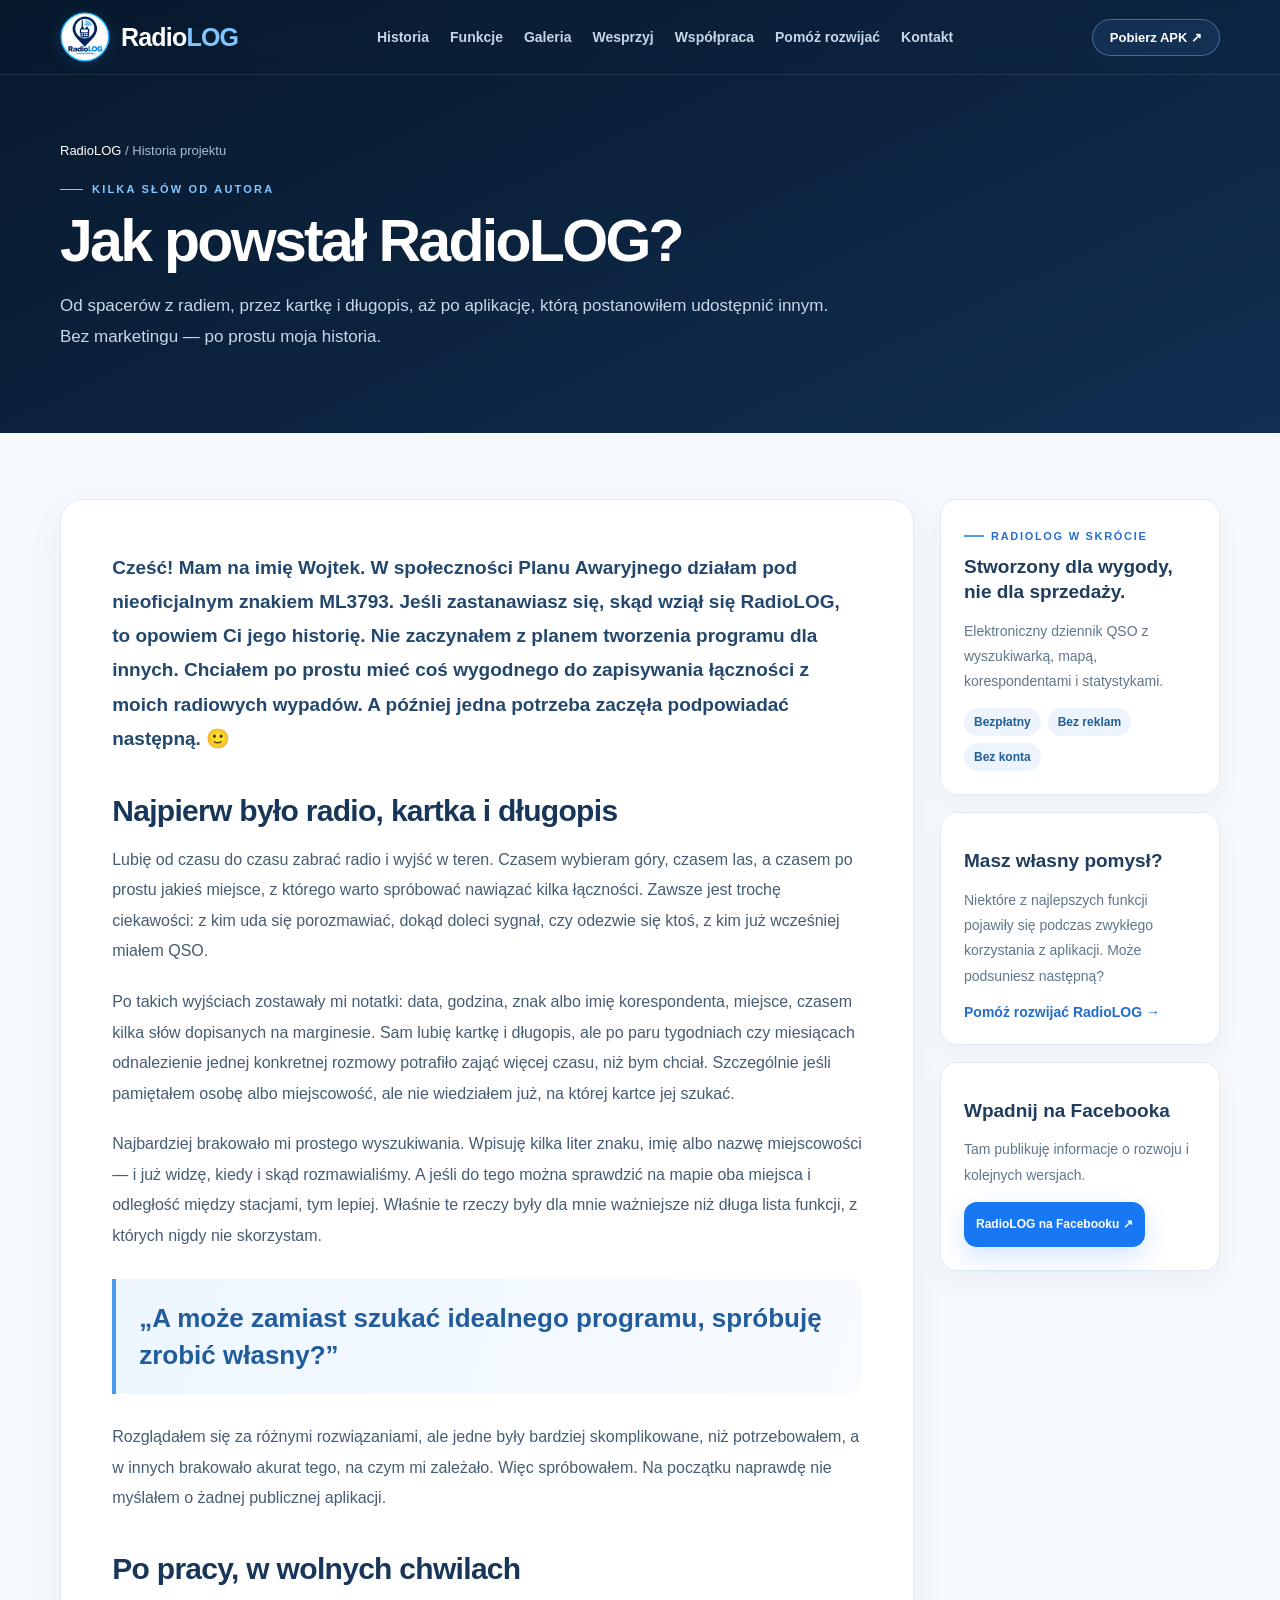
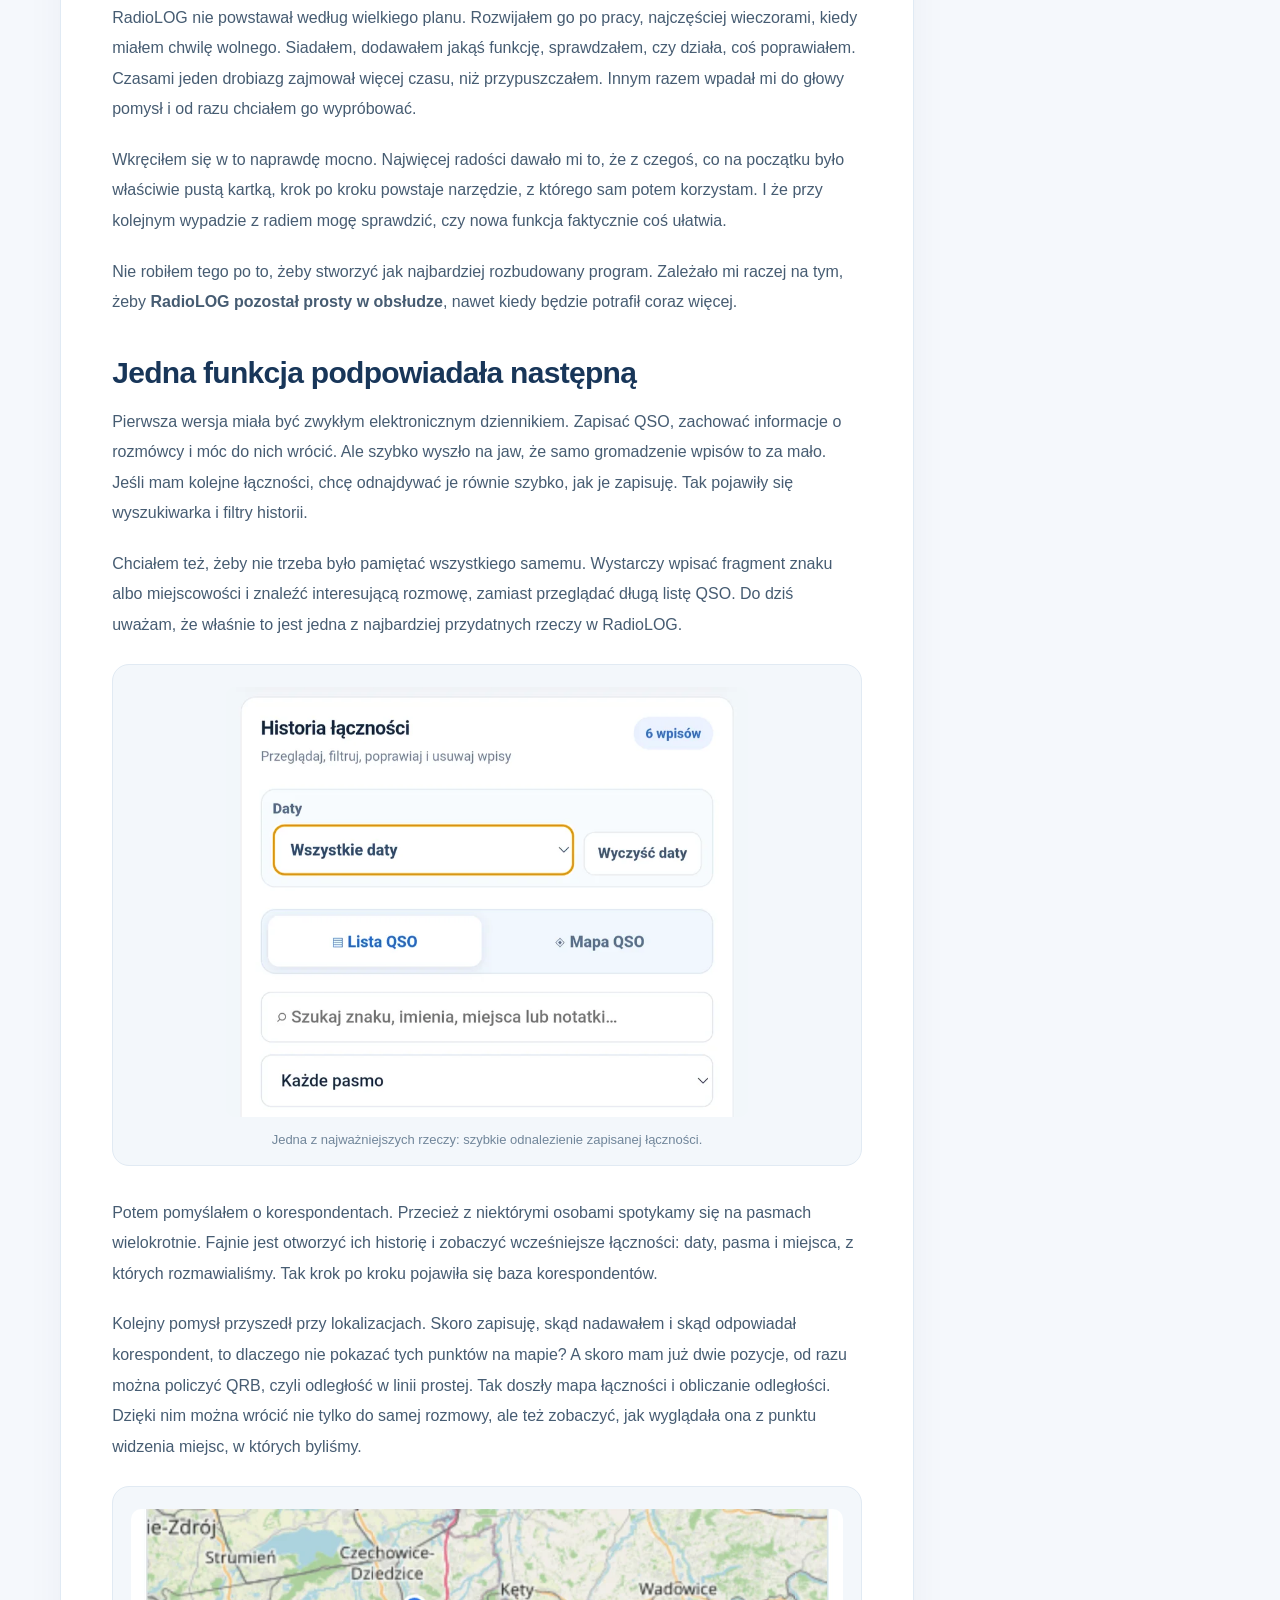
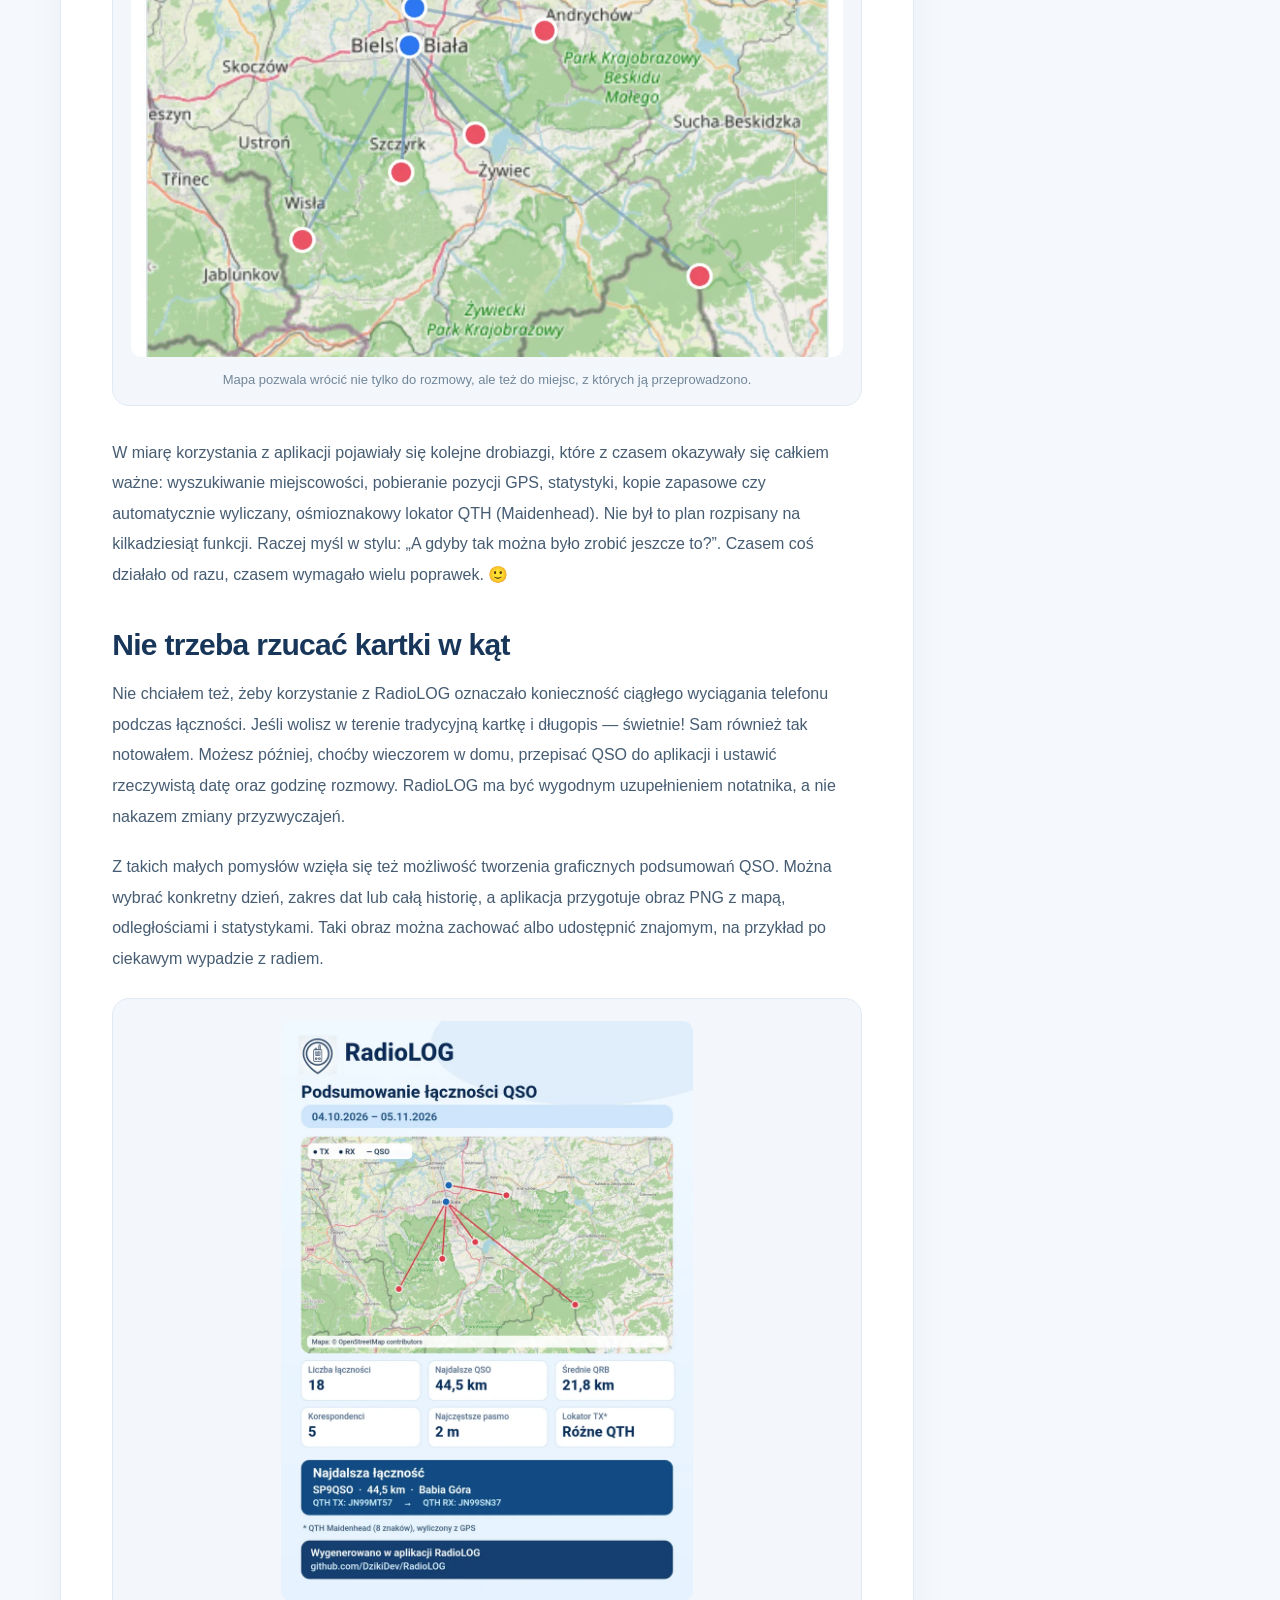
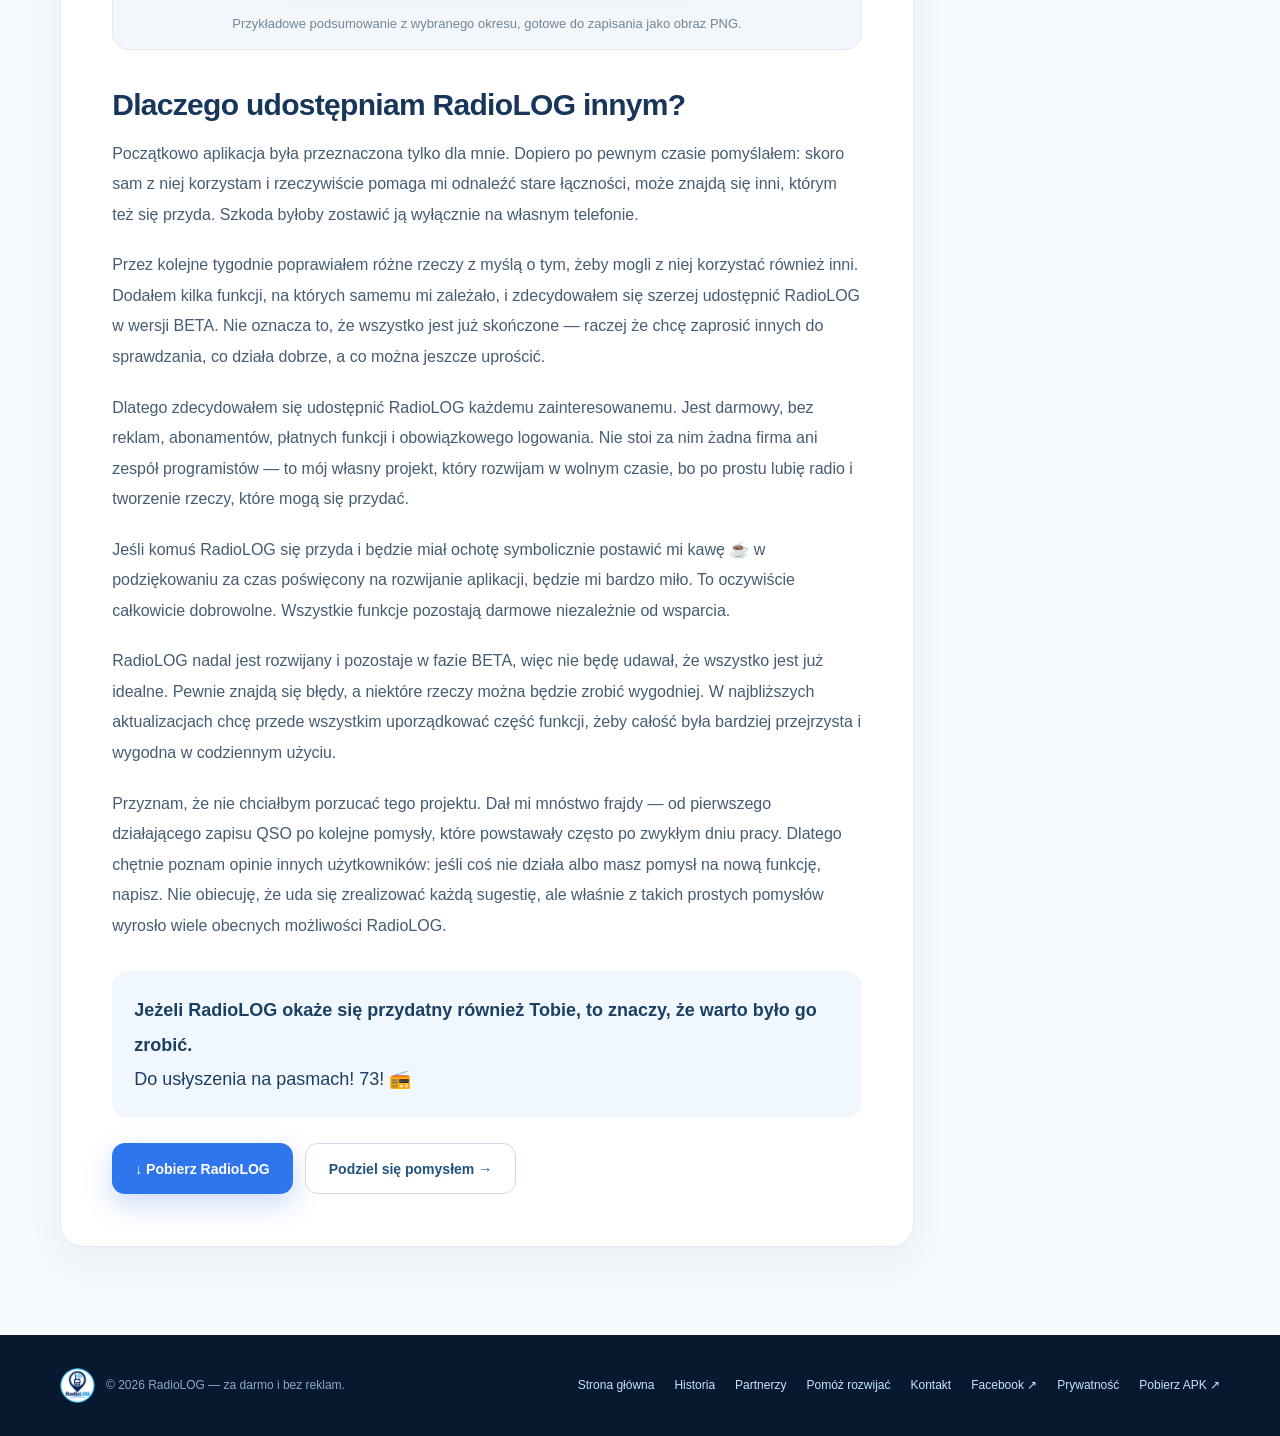
<file: historia.html>
<!doctype html><html lang="pl"><head><meta charset="utf-8"><meta name="viewport" content="width=device-width, initial-scale=1"><meta name="theme-color" content="#071a31"><meta name="description" content="Jak powstał RadioLOG? Osobista historia darmowej aplikacji do zapisywania i wyszukiwania łączności QSO — od papierowego notatnika po mapę i statystyki."><meta property="og:title" content="Jak powstał RadioLOG? Historia projektu"><meta property="og:description" content="Od kartki i długopisu do darmowej aplikacji QSO. Historia człowieka, który zrobił narzędzie dla siebie i postanowił podzielić się nim z innymi."><meta property="og:image" content="https://dzikidev.github.io/RadioLOG/assets/radiolog-og-cover.jpg?v=53"><title>Jak powstał RadioLOG? — Historia projektu</title><link rel="icon" href="assets/radiolog-favicon.png?v=53" type="image/png"><link rel="apple-touch-icon" href="assets/radiolog-apple-touch-icon.png?v=53"><link rel="stylesheet" href="style.css?v=53"><script defer src="script.js"></script></head><body>
<div class="subtop"><header class="site-header"><div class="container nav"><a aria-label="RadioLOG — strona główna" class="brand" href="index.html"><img class="brand-logo" src="assets/radiolog-logo.webp?v=53" width="50" height="50" alt="" aria-hidden="true"><b>Radio<span>LOG</span></b></a><nav aria-label="Nawigacja główna" class="nav-links" id="site-nav"><a href="historia.html">Historia</a><a href="index.html#funkcje">Funkcje</a><a href="index.html#galeria">Galeria</a><a href="index.html#wspieraj">Wesprzyj</a><a href="partnerzy.html">Współpraca</a><a href="pomoz.html">Pomóż rozwijać</a><a href="kontakt.html">Kontakt</a></nav><button aria-controls="site-nav" aria-expanded="false" aria-label="Otwórz menu" class="nav-menu-btn" type="button">☰ <span>Menu</span></button><a class="nav-cta" href="https://github.com/DzikiDev/RadioLOG/releases" rel="noopener noreferrer" target="_blank">Pobierz APK ↗</a></div></header><section class="container subhero story-subhero"><div class="breadcrumb"><a href="index.html">RadioLOG</a> / Historia projektu</div><span class="eyebrow">Kilka słów od autora</span><h1>Jak powstał RadioLOG?</h1><p>Od spacerów z radiem, przez kartkę i długopis, aż po aplikację, którą postanowiłem udostępnić innym. Bez marketingu — po prostu moja historia.</p></section></div>
<main class="story-main"><section class="container story-article-layout">
 <article class="story-article">
<p class="story-first">Cześć! Mam na imię Wojtek. W społeczności Planu Awaryjnego działam pod nieoficjalnym znakiem ML3793. Jeśli zastanawiasz się, skąd wziął się RadioLOG, to opowiem Ci jego historię. Nie zaczynałem z planem tworzenia programu dla innych. Chciałem po prostu mieć coś wygodnego do zapisywania łączności z moich radiowych wypadów. A później jedna potrzeba zaczęła podpowiadać następną. 🙂</p>
<h2>Najpierw było radio, kartka i długopis</h2>
<p>Lubię od czasu do czasu zabrać radio i wyjść w teren. Czasem wybieram góry, czasem las, a czasem po prostu jakieś miejsce, z którego warto spróbować nawiązać kilka łączności. Zawsze jest trochę ciekawości: z kim uda się porozmawiać, dokąd doleci sygnał, czy odezwie się ktoś, z kim już wcześniej miałem QSO.</p>
<p>Po takich wyjściach zostawały mi notatki: data, godzina, znak albo imię korespondenta, miejsce, czasem kilka słów dopisanych na marginesie. Sam lubię kartkę i długopis, ale po paru tygodniach czy miesiącach odnalezienie jednej konkretnej rozmowy potrafiło zająć więcej czasu, niż bym chciał. Szczególnie jeśli pamiętałem osobę albo miejscowość, ale nie wiedziałem już, na której kartce jej szukać.</p>
<p>Najbardziej brakowało mi prostego wyszukiwania. Wpisuję kilka liter znaku, imię albo nazwę miejscowości — i już widzę, kiedy i skąd rozmawialiśmy. A jeśli do tego można sprawdzić na mapie oba miejsca i odległość między stacjami, tym lepiej. Właśnie te rzeczy były dla mnie ważniejsze niż długa lista funkcji, z których nigdy nie skorzystam.</p>
<div class="story-quote">„A może zamiast szukać idealnego programu, spróbuję zrobić własny?”</div>
<p>Rozglądałem się za różnymi rozwiązaniami, ale jedne były bardziej skomplikowane, niż potrzebowałem, a w innych brakowało akurat tego, na czym mi zależało. Więc spróbowałem. Na początku naprawdę nie myślałem o żadnej publicznej aplikacji.</p>
<h2>Po pracy, w wolnych chwilach</h2>
<p>RadioLOG nie powstawał według wielkiego planu. Rozwijałem go po pracy, najczęściej wieczorami, kiedy miałem chwilę wolnego. Siadałem, dodawałem jakąś funkcję, sprawdzałem, czy działa, coś poprawiałem. Czasami jeden drobiazg zajmował więcej czasu, niż przypuszczałem. Innym razem wpadał mi do głowy pomysł i od razu chciałem go wypróbować.</p>
<p>Wkręciłem się w to naprawdę mocno. Najwięcej radości dawało mi to, że z czegoś, co na początku było właściwie pustą kartką, krok po kroku powstaje narzędzie, z którego sam potem korzystam. I że przy kolejnym wypadzie z radiem mogę sprawdzić, czy nowa funkcja faktycznie coś ułatwia.</p>
<p>Nie robiłem tego po to, żeby stworzyć jak najbardziej rozbudowany program. Zależało mi raczej na tym, żeby <strong>RadioLOG pozostał prosty w obsłudze</strong>, nawet kiedy będzie potrafił coraz więcej.</p>
<h2>Jedna funkcja podpowiadała następną</h2>
<p>Pierwsza wersja miała być zwykłym elektronicznym dziennikiem. Zapisać QSO, zachować informacje o rozmówcy i móc do nich wrócić. Ale szybko wyszło na jaw, że samo gromadzenie wpisów to za mało. Jeśli mam kolejne łączności, chcę odnajdywać je równie szybko, jak je zapisuję. Tak pojawiły się wyszukiwarka i filtry historii.</p><p>Chciałem też, żeby nie trzeba było pamiętać wszystkiego samemu. Wystarczy wpisać fragment znaku albo miejscowości i znaleźć interesującą rozmowę, zamiast przeglądać długą listę QSO. Do dziś uważam, że właśnie to jest jedna z najbardziej przydatnych rzeczy w RadioLOG.</p>
<figure class="story-picture"><img alt="Wyszukiwanie i filtrowanie zapisanych QSO w RadioLOG" loading="lazy" src="assets/filtry-qso.webp"/><figcaption>Jedna z najważniejszych rzeczy: szybkie odnalezienie zapisanej łączności.</figcaption></figure>
<p>Potem pomyślałem o korespondentach. Przecież z niektórymi osobami spotykamy się na pasmach wielokrotnie. Fajnie jest otworzyć ich historię i zobaczyć wcześniejsze łączności: daty, pasma i miejsca, z których rozmawialiśmy. Tak krok po kroku pojawiła się baza korespondentów.</p>
<p>Kolejny pomysł przyszedł przy lokalizacjach. Skoro zapisuję, skąd nadawałem i skąd odpowiadał korespondent, to dlaczego nie pokazać tych punktów na mapie? A skoro mam już dwie pozycje, od razu można policzyć QRB, czyli odległość w linii prostej. Tak doszły mapa łączności i obliczanie odległości. Dzięki nim można wrócić nie tylko do samej rozmowy, ale też zobaczyć, jak wyglądała ona z punktu widzenia miejsc, w których byliśmy.</p>
<figure class="story-picture story-picture-wide"><img alt="Mapa QSO w aplikacji RadioLOG" loading="lazy" src="assets/mapa-qso.webp"/><figcaption>Mapa pozwala wrócić nie tylko do rozmowy, ale też do miejsc, z których ją przeprowadzono.</figcaption></figure>
<p>W miarę korzystania z aplikacji pojawiały się kolejne drobiazgi, które z czasem okazywały się całkiem ważne: wyszukiwanie miejscowości, pobieranie pozycji GPS, statystyki, kopie zapasowe czy automatycznie wyliczany, ośmioznakowy lokator QTH (Maidenhead). Nie był to plan rozpisany na kilkadziesiąt funkcji. Raczej myśl w stylu: „A gdyby tak można było zrobić jeszcze to?”. Czasem coś działało od razu, czasem wymagało wielu poprawek. 🙂</p>
<h2>Nie trzeba rzucać kartki w kąt</h2>
<p>Nie chciałem też, żeby korzystanie z RadioLOG oznaczało konieczność ciągłego wyciągania telefonu podczas łączności. Jeśli wolisz w terenie tradycyjną kartkę i długopis — świetnie! Sam również tak notowałem. Możesz później, choćby wieczorem w domu, przepisać QSO do aplikacji i ustawić rzeczywistą datę oraz godzinę rozmowy. RadioLOG ma być wygodnym uzupełnieniem notatnika, a nie nakazem zmiany przyzwyczajeń.</p>
<p>Z takich małych pomysłów wzięła się też możliwość tworzenia graficznych podsumowań QSO. Można wybrać konkretny dzień, zakres dat lub całą historię, a aplikacja przygotuje obraz PNG z mapą, odległościami i statystykami. Taki obraz można zachować albo udostępnić znajomym, na przykład po ciekawym wypadzie z radiem.</p>
<figure class="story-picture story-picture-graphic"><img alt="Przykładowe graficzne podsumowanie QSO wygenerowane przez RadioLOG" loading="lazy" src="assets/podsumowanie.webp"/><figcaption>Przykładowe podsumowanie z wybranego okresu, gotowe do zapisania jako obraz PNG.</figcaption></figure>
<h2>Dlaczego udostępniam RadioLOG innym?</h2>
<p>Początkowo aplikacja była przeznaczona tylko dla mnie. Dopiero po pewnym czasie pomyślałem: skoro sam z niej korzystam i rzeczywiście pomaga mi odnaleźć stare łączności, może znajdą się inni, którym też się przyda. Szkoda byłoby zostawić ją wyłącznie na własnym telefonie.</p>
<p>Przez kolejne tygodnie poprawiałem różne rzeczy z myślą o tym, żeby mogli z niej korzystać również inni. Dodałem kilka funkcji, na których samemu mi zależało, i zdecydowałem się szerzej udostępnić RadioLOG w wersji BETA. Nie oznacza to, że wszystko jest już skończone — raczej że chcę zaprosić innych do sprawdzania, co działa dobrze, a co można jeszcze uprościć.</p>
<p>Dlatego zdecydowałem się udostępnić RadioLOG każdemu zainteresowanemu. Jest darmowy, bez reklam, abonamentów, płatnych funkcji i obowiązkowego logowania. Nie stoi za nim żadna firma ani zespół programistów — to mój własny projekt, który rozwijam w wolnym czasie, bo po prostu lubię radio i tworzenie rzeczy, które mogą się przydać.</p><p>Jeśli komuś RadioLOG się przyda i będzie miał ochotę symbolicznie <a href="https://buycoffee.to/wojtasp" rel="noopener noreferrer" target="_blank">postawić mi kawę ☕</a> w podziękowaniu za czas poświęcony na rozwijanie aplikacji, będzie mi bardzo miło. To oczywiście całkowicie dobrowolne. Wszystkie funkcje pozostają darmowe niezależnie od wsparcia.</p>
<p>RadioLOG nadal jest rozwijany i pozostaje w fazie BETA, więc nie będę udawał, że wszystko jest już idealne. Pewnie znajdą się błędy, a niektóre rzeczy można będzie zrobić wygodniej. W najbliższych aktualizacjach chcę przede wszystkim uporządkować część funkcji, żeby całość była bardziej przejrzysta i wygodna w codziennym użyciu.</p>
<p>Przyznam, że nie chciałbym porzucać tego projektu. Dał mi mnóstwo frajdy — od pierwszego działającego zapisu QSO po kolejne pomysły, które powstawały często po zwykłym dniu pracy. Dlatego chętnie poznam opinie innych użytkowników: jeśli coś nie działa albo masz pomysł na nową funkcję, napisz. Nie obiecuję, że uda się zrealizować każdą sugestię, ale właśnie z takich prostych pomysłów wyrosło wiele obecnych możliwości RadioLOG.</p>
<p class="story-end"><strong>Jeżeli RadioLOG okaże się przydatny również Tobie, to znaczy, że warto było go zrobić.</strong><br/>Do usłyszenia na pasmach! 73! 📻</p>
<div class="story-article-actions"><a class="btn btn-primary" href="https://github.com/DzikiDev/RadioLOG/releases" rel="noopener noreferrer" target="_blank">↓ Pobierz RadioLOG</a><a class="btn btn-outline" href="pomoz.html">Podziel się pomysłem →</a></div>
</article>
 <aside class="story-sidebar">
  <div class="story-side-card"><span class="tag">RadioLOG w skrócie</span><h3>Stworzony dla wygody, nie dla sprzedaży.</h3><p>Elektroniczny dziennik QSO z wyszukiwarką, mapą, korespondentami i statystykami.</p><div class="story-side-values"><span>Bezpłatny</span><span>Bez reklam</span><span>Bez konta</span></div></div>
  <div class="story-side-card"><h3>Masz własny pomysł?</h3><p>Niektóre z najlepszych funkcji pojawiły się podczas zwykłego korzystania z aplikacji. Może podsuniesz następną?</p><a class="text-link" href="pomoz.html">Pomóż rozwijać RadioLOG →</a></div>
  <div class="story-side-card"><h3>Wpadnij na Facebooka</h3><p>Tam publikuję informacje o rozwoju i kolejnych wersjach.</p><a class="btn btn-facebook" href="https://www.facebook.com/share/1P5EZs68ao/" target="_blank" rel="noopener noreferrer">RadioLOG na Facebooku ↗</a></div>
 </aside>
</section></main><footer class="footer"><div class="container footer-row"><div class="footer-signature"><img src="assets/radiolog-logo.webp?v=53" alt="" aria-hidden="true" width="35" height="35"><span>© 2026 RadioLOG — za darmo i bez reklam.</span></div><div class="footer-links"><a href="index.html">Strona główna</a><a href="historia.html">Historia</a><a href="partnerzy.html">Partnerzy</a><a href="pomoz.html">Pomóż rozwijać</a><a href="kontakt.html">Kontakt</a><a href="https://www.facebook.com/share/1P5EZs68ao/" rel="noopener noreferrer" target="_blank">Facebook ↗</a><a href="prywatnosc.html">Prywatność</a><a href="https://github.com/DzikiDev/RadioLOG/releases" rel="noopener noreferrer" target="_blank">Pobierz APK ↗</a></div></div></footer></body></html>
</file>
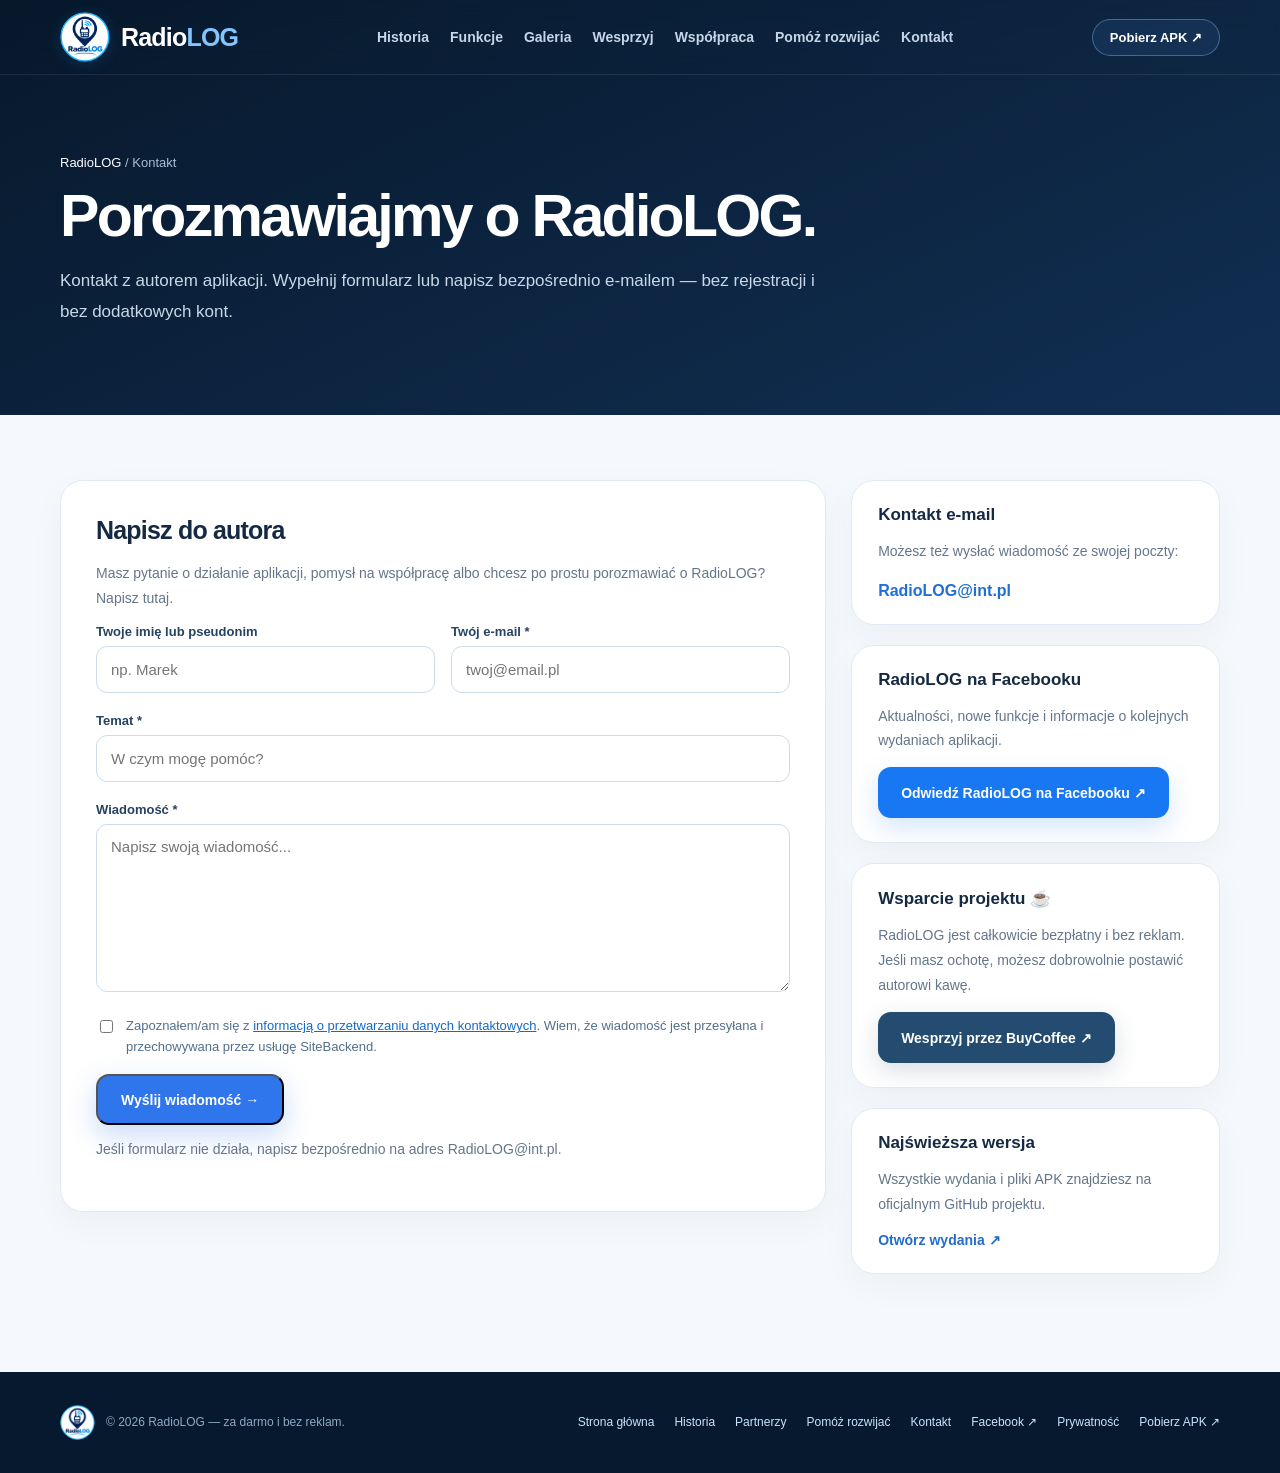
<file: kontakt.html>
<!doctype html><html lang="pl"><head><meta charset="utf-8"><meta name="viewport" content="width=device-width, initial-scale=1"><meta name="theme-color" content="#071a31"><meta name="description" content="Kontakt z autorem aplikacji. Wypełnij formularz lub napisz bezpośrednio e-mailem — bez rejestracji i bez dodatkowych kont."><title>Kontakt — RadioLOG</title><link rel="icon" href="assets/radiolog-favicon.png?v=53" type="image/png"><link rel="apple-touch-icon" href="assets/radiolog-apple-touch-icon.png?v=53"><link rel="stylesheet" href="style.css?v=53"><script defer src="script.js"></script></head><body>
 <div class="subtop"><header class="site-header"><div class="container nav"><a class="brand" href="index.html" aria-label="RadioLOG — strona główna"><img class="brand-logo" src="assets/radiolog-logo.webp?v=53" width="50" height="50" alt="" aria-hidden="true"><b>Radio<span>LOG</span></b></a><nav class="nav-links" id="site-nav" aria-label="Nawigacja główna"><a href="historia.html">Historia</a><a href="index.html#funkcje">Funkcje</a><a href="index.html#galeria">Galeria</a><a href="index.html#wspieraj">Wesprzyj</a><a href="partnerzy.html">Współpraca</a><a href="pomoz.html">Pomóż rozwijać</a><a href="kontakt.html">Kontakt</a></nav><button type="button" class="nav-menu-btn" aria-label="Otwórz menu" aria-expanded="false" aria-controls="site-nav">☰ <span>Menu</span></button><a class="nav-cta" href="https://github.com/DzikiDev/RadioLOG/releases" target="_blank" rel="noopener noreferrer">Pobierz APK ↗</a></div></header><section class="container subhero"><div class="breadcrumb"><a href="index.html">RadioLOG</a> / Kontakt</div><h1>Porozmawiajmy o RadioLOG.</h1><p>Kontakt z autorem aplikacji. Wypełnij formularz lub napisz bezpośrednio e-mailem — bez rejestracji i bez dodatkowych kont.</p></section></div>
 <main class="subcontent container"><div class="subgrid"><section class="surface"><h2>Napisz do autora</h2><p>Masz pytanie o działanie aplikacji, pomysł na współpracę albo chcesz po prostu porozmawiać o RadioLOG? Napisz tutaj.</p><form data-radiolog-form action="https://api.sitebackend.com/forms/ja3kaj67bz" method="POST">
<div class="form-honey" aria-hidden="true"><label for="antispam-Rad">Pozostaw to pole puste</label><input name="_gotcha" tabindex="-1" autocomplete="off" id="antispam-Rad"></div>
<div class="form-row"><div class="form-field"><label class="form-label" for="name">Twoje imię lub pseudonim</label><input class="field" id="name" name="Imię lub pseudonim" maxlength="80" placeholder="np. Marek"></div><div class="form-field"><label class="form-label" for="email">Twój e-mail *</label><input class="field" type="email" id="email" name="email" placeholder="twoj@email.pl" maxlength="160" required autocomplete="email"></div></div>
<div class="form-field"><label class="form-label" for="topic">Temat *</label><input class="field" id="topic" name="Temat" maxlength="140" required placeholder="W czym mogę pomóc?"></div>
<div class="form-field"><label class="form-label" for="message">Wiadomość *</label><textarea class="field field-area" id="message" name="Wiadomość" maxlength="8000" required placeholder="Napisz swoją wiadomość..."></textarea></div>
<label class="form-privacy"><input type="checkbox" required name="Potwierdzenie informacji o prywatności" value="Tak"><span>Zapoznałem/am się z <a href="prywatnosc.html" target="_blank" rel="noopener">informacją o przetwarzaniu danych kontaktowych</a>. Wiem, że wiadomość jest przesyłana i przechowywana przez usługę SiteBackend.</span></label><button class="btn btn-primary" type="submit">Wyślij wiadomość →</button><p class="form-notice">Jeśli formularz nie działa, napisz bezpośrednio na adres <a href="mailto:RadioLOG@int.pl">RadioLOG@int.pl</a>.</p><div class="preview-feedback" role="status" aria-live="polite"></div>
</form></section><aside class="stack"><div class="surface surface-small"><h3>Kontakt e-mail</h3><p>Możesz też wysłać wiadomość ze swojej poczty:</p><a class="email-link" href="mailto:RadioLOG@int.pl?subject=RadioLOG">RadioLOG@int.pl</a></div><div class="surface surface-small"><h3>RadioLOG na Facebooku</h3><p>Aktualności, nowe funkcje i informacje o kolejnych wydaniach aplikacji.</p><a class="btn btn-facebook" href="https://www.facebook.com/share/1P5EZs68ao/" target="_blank" rel="noopener noreferrer">Odwiedź RadioLOG na Facebooku ↗</a></div><div class="surface surface-small"><h3>Wsparcie projektu ☕</h3><p>RadioLOG jest całkowicie bezpłatny i bez reklam. Jeśli masz ochotę, możesz dobrowolnie postawić autorowi kawę.</p><a class="btn btn-coffee" href="https://buycoffee.to/wojtasp" target="_blank" rel="noopener noreferrer">Wesprzyj przez BuyCoffee ↗</a></div><div class="surface surface-small"><h3>Najświeższa wersja</h3><p>Wszystkie wydania i pliki APK znajdziesz na oficjalnym GitHub projektu.</p><a class="text-link" href="https://github.com/DzikiDev/RadioLOG/releases" target="_blank" rel="noopener noreferrer">Otwórz wydania ↗</a></div></aside></div></main><footer class="footer"><div class="container footer-row"><div class="footer-signature"><img src="assets/radiolog-logo.webp?v=53" alt="" aria-hidden="true" width="35" height="35"><span>© 2026 RadioLOG — za darmo i bez reklam.</span></div><div class="footer-links"><a href="index.html">Strona główna</a><a href="historia.html">Historia</a><a href="partnerzy.html">Partnerzy</a><a href="pomoz.html">Pomóż rozwijać</a><a href="kontakt.html">Kontakt</a><a href="https://www.facebook.com/share/1P5EZs68ao/" target="_blank" rel="noopener noreferrer">Facebook ↗</a><a href="prywatnosc.html">Prywatność</a><a href="https://github.com/DzikiDev/RadioLOG/releases" target="_blank" rel="noopener noreferrer">Pobierz APK ↗</a></div></div></footer></body></html>
</file>
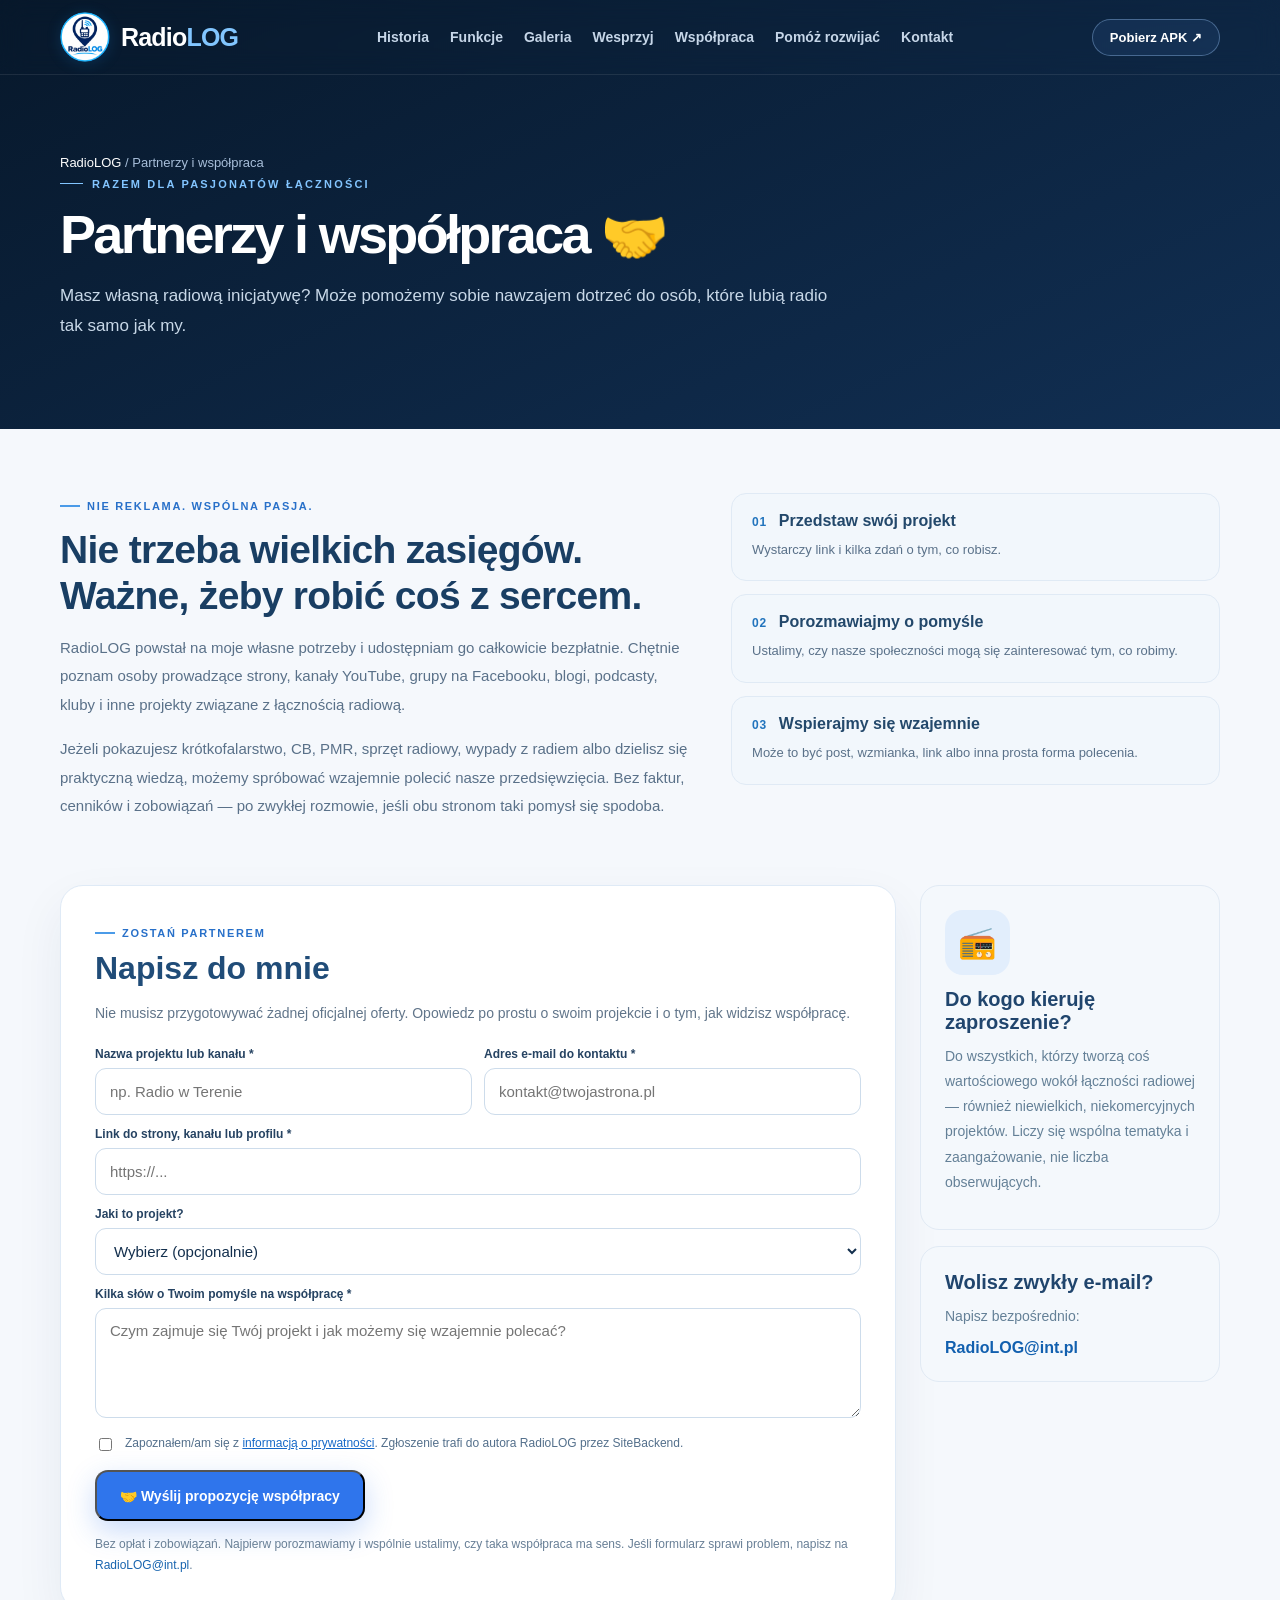
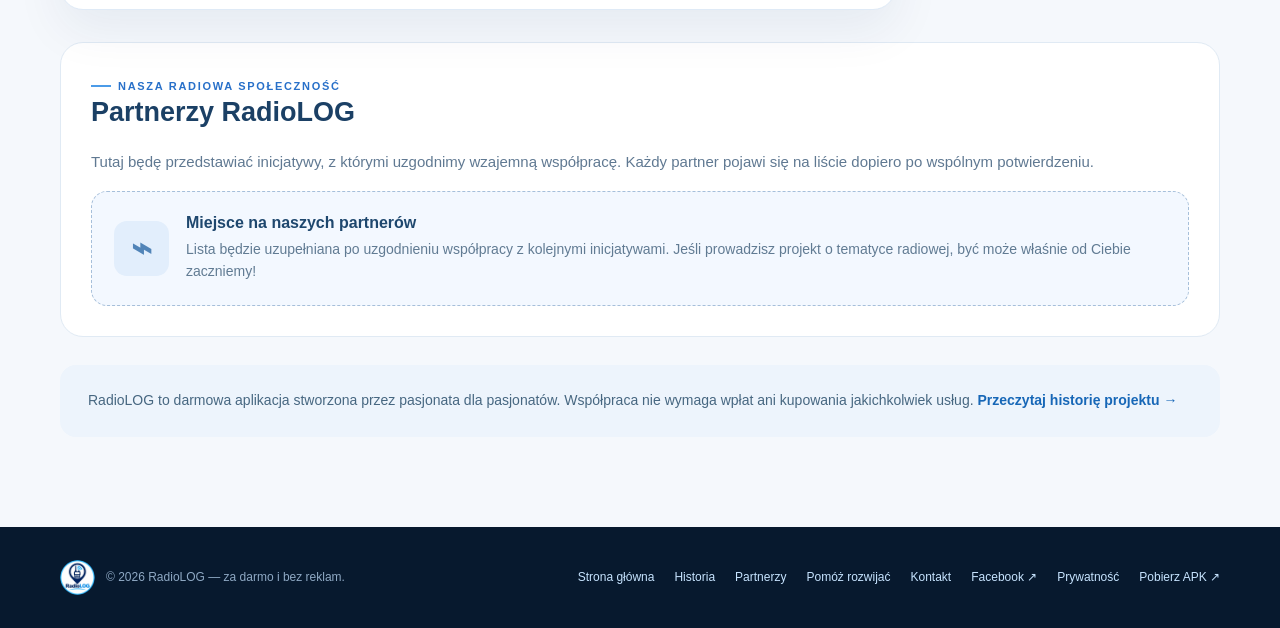
<file: partnerzy.html>
<!doctype html><html lang="pl"><head><meta charset="utf-8"><meta name="viewport" content="width=device-width, initial-scale=1"><meta name="theme-color" content="#071a31"><meta name="description" content="Współpraca z RadioLOG. Masz kanał radiowy, stronę, grupę lub vloga o CB, PMR i krótkofalarstwie? Porozmawiajmy o bezpłatnym wzajemnym polecaniu projektów."><meta property="og:title" content="Partnerzy i współpraca — RadioLOG"><meta property="og:description" content="Łączy nas pasja do radia. Bezpłatna wzajemna współpraca projektów o krótkofalarstwie, CB, PMR i radiotelefonach."><title>Partnerzy i współpraca — RadioLOG</title><link rel="icon" href="assets/radiolog-favicon.png?v=53" type="image/png"><link rel="apple-touch-icon" href="assets/radiolog-apple-touch-icon.png?v=53"><link rel="stylesheet" href="style.css?v=53"><script defer src="script.js"></script></head><body>
<div class="subtop"><header class="site-header"><div class="container nav"><a aria-label="RadioLOG — strona główna" class="brand" href="index.html"><img class="brand-logo" src="assets/radiolog-logo.webp?v=53" width="50" height="50" alt="" aria-hidden="true"><b>Radio<span>LOG</span></b></a><nav aria-label="Nawigacja główna" class="nav-links" id="site-nav"><a href="historia.html">Historia</a><a href="index.html#funkcje">Funkcje</a><a href="index.html#galeria">Galeria</a><a href="index.html#wspieraj">Wesprzyj</a><a href="partnerzy.html">Współpraca</a><a href="pomoz.html">Pomóż rozwijać</a><a href="kontakt.html">Kontakt</a></nav><button aria-controls="site-nav" aria-expanded="false" aria-label="Otwórz menu" class="nav-menu-btn" type="button">☰ <span>Menu</span></button><a class="nav-cta" href="https://github.com/DzikiDev/RadioLOG/releases" rel="noopener noreferrer" target="_blank">Pobierz APK ↗</a></div></header><section class="container subhero partner-subhero"><div class="breadcrumb"><a href="index.html">RadioLOG</a> / Partnerzy i współpraca</div><span class="eyebrow">Razem dla pasjonatów łączności</span><h1>Partnerzy i współpraca 🤝</h1><p>Masz własną radiową inicjatywę? Może pomożemy sobie nawzajem dotrzeć do osób, które lubią radio tak samo jak my.</p></section></div>
<main class="container partner-page-main">
 <section class="partner-page-lead"><div class="partner-page-lead-text"><span class="tag">Nie reklama. Wspólna pasja.</span><h2>Nie trzeba wielkich zasięgów. Ważne, żeby robić coś z sercem.</h2><p>RadioLOG powstał na moje własne potrzeby i udostępniam go całkowicie bezpłatnie. Chętnie poznam osoby prowadzące strony, kanały YouTube, grupy na Facebooku, blogi, podcasty, kluby i inne projekty związane z łącznością radiową.</p><p>Jeżeli pokazujesz krótkofalarstwo, CB, PMR, sprzęt radiowy, wypady z radiem albo dzielisz się praktyczną wiedzą, możemy spróbować wzajemnie polecić nasze przedsięwzięcia. Bez faktur, cenników i zobowiązań — po zwykłej rozmowie, jeśli obu stronom taki pomysł się spodoba.</p></div><div class="partner-page-points"><div><span>01</span><strong>Przedstaw swój projekt</strong><p>Wystarczy link i kilka zdań o tym, co robisz.</p></div><div><span>02</span><strong>Porozmawiajmy o pomyśle</strong><p>Ustalimy, czy nasze społeczności mogą się zainteresować tym, co robimy.</p></div><div><span>03</span><strong>Wspierajmy się wzajemnie</strong><p>Może to być post, wzmianka, link albo inna prosta forma polecenia.</p></div></div></section>
 <section class="partner-full-contact" id="zostan-partnerem"><div class="partner-form-panel partner-form-full"><span class="tag">Zostań partnerem</span><h2>Napisz do mnie</h2><p>Nie musisz przygotowywać żadnej oficjalnej oferty. Opowiedz po prostu o swoim projekcie i o tym, jak widzisz współpracę.</p>
<form class="partner-form" data-radiolog-form action="https://api.sitebackend.com/forms/ja3kaj67bz" method="POST">
      <input type="hidden" name="Temat" value="RadioLOG — propozycja bezpłatnej współpracy" />
      <input type="hidden" name="Formularz" value="Zostań partnerem — strona partnerów" />
      <div class="form-honey" aria-hidden="true"><label for="partner-page-antispam">To pole pozostaw puste</label><input id="partner-page-antispam" name="_gotcha" autocomplete="off" tabindex="-1" /></div>
      <div class="form-row">
        <div class="form-field"><label class="form-label" for="partner-page-project">Nazwa projektu lub kanału *</label><input class="field" id="partner-page-project" name="Nazwa projektu" maxlength="130" placeholder="np. Radio w Terenie" required /></div>
        <div class="form-field"><label class="form-label" for="partner-page-email">Adres e-mail do kontaktu *</label><input class="field" id="partner-page-email" type="email" name="email" maxlength="160" placeholder="kontakt@twojastrona.pl" autocomplete="email" required /></div>
      </div>
      <div class="form-field"><label class="form-label" for="partner-page-link">Link do strony, kanału lub profilu *</label><input class="field" id="partner-page-link" name="Link do projektu" type="url" maxlength="300" placeholder="https://..." required /></div>
      <div class="form-field"><label class="form-label" for="partner-page-kind">Jaki to projekt?</label><select class="field" id="partner-page-kind" name="Rodzaj projektu"><option value="">Wybierz (opcjonalnie)</option><option>Kanał YouTube</option><option>Facebook lub grupa</option><option>Strona internetowa / blog</option><option>Klub / społeczność radiowa</option><option>Inna inicjatywa</option></select></div>
      <div class="form-field"><label class="form-label" for="partner-page-message">Kilka słów o Twoim pomyśle na współpracę *</label><textarea class="field field-area" id="partner-page-message" name="Wiadomość" maxlength="4000" rows="4" placeholder="Czym zajmuje się Twój projekt i jak możemy się wzajemnie polecać?" required></textarea></div>
      <label class="form-privacy"><input type="checkbox" name="Potwierdzenie informacji o prywatności" value="Tak" required /><span>Zapoznałem/am się z <a href="prywatnosc.html" target="_blank" rel="noopener noreferrer">informacją o prywatności</a>. Zgłoszenie trafi do autora RadioLOG przez SiteBackend.</span></label>
      <button type="submit" class="btn btn-primary partner-submit">🤝 Wyślij propozycję współpracy</button>
      <p class="partner-form-help">Bez opłat i zobowiązań. Najpierw porozmawiamy i wspólnie ustalimy, czy taka współpraca ma sens. Jeśli formularz sprawi problem, napisz na <a href="mailto:RadioLOG@int.pl?subject=Wsp%C3%B3%C5%82praca%20RadioLOG">RadioLOG@int.pl</a>.</p>
      <div class="preview-feedback" role="status" aria-live="polite"></div>
    </form>
 </div><aside class="partner-contact-aside"><div class="partner-aside-card"><div class="partner-symbol" aria-hidden="true">📻</div><h3>Do kogo kieruję zaproszenie?</h3><p>Do wszystkich, którzy tworzą coś wartościowego wokół łączności radiowej — również niewielkich, niekomercyjnych projektów. Liczy się wspólna tematyka i zaangażowanie, nie liczba obserwujących.</p></div><div class="partner-aside-card"><h3>Wolisz zwykły e-mail?</h3><p>Napisz bezpośrednio:</p><a class="partner-email" href="mailto:RadioLOG@int.pl?subject=Wsp%C3%B3%C5%82praca%20RadioLOG">RadioLOG@int.pl</a></div></aside></section>
 <section class="partner-page-list" id="lista-partnerow"><div class="partner-list-heading"><div><span class="tag">Nasza radiowa społeczność</span><h2>Partnerzy RadioLOG</h2></div></div><p class="partner-list-preface">Tutaj będę przedstawiać inicjatywy, z którymi uzgodnimy wzajemną współpracę. Każdy partner pojawi się na liście dopiero po wspólnym potwierdzeniu.</p><div class="partner-empty">
 <span class="partner-empty-symbol" aria-hidden="true">⌁</span>
 <div><strong>Miejsce na naszych partnerów</strong><p>Lista będzie uzupełniana po uzgodnieniu współpracy z kolejnymi inicjatywami. Jeśli prowadzisz projekt o tematyce radiowej, być może właśnie od Ciebie zaczniemy!</p></div>
 </div></section>
 <div class="partner-page-bottom">RadioLOG to darmowa aplikacja stworzona przez pasjonata dla pasjonatów. Współpraca nie wymaga wpłat ani kupowania jakichkolwiek usług. <a href="historia.html">Przeczytaj historię projektu →</a></div>
</main><footer class="footer"><div class="container footer-row"><div class="footer-signature"><img src="assets/radiolog-logo.webp?v=53" alt="" aria-hidden="true" width="35" height="35"><span>© 2026 RadioLOG — za darmo i bez reklam.</span></div><div class="footer-links"><a href="index.html">Strona główna</a><a href="historia.html">Historia</a><a href="partnerzy.html">Partnerzy</a><a href="pomoz.html">Pomóż rozwijać</a><a href="kontakt.html">Kontakt</a><a href="https://www.facebook.com/share/1P5EZs68ao/" rel="noopener noreferrer" target="_blank">Facebook ↗</a><a href="prywatnosc.html">Prywatność</a><a href="https://github.com/DzikiDev/RadioLOG/releases" rel="noopener noreferrer" target="_blank">Pobierz APK ↗</a></div></div></footer></body></html>
</file>
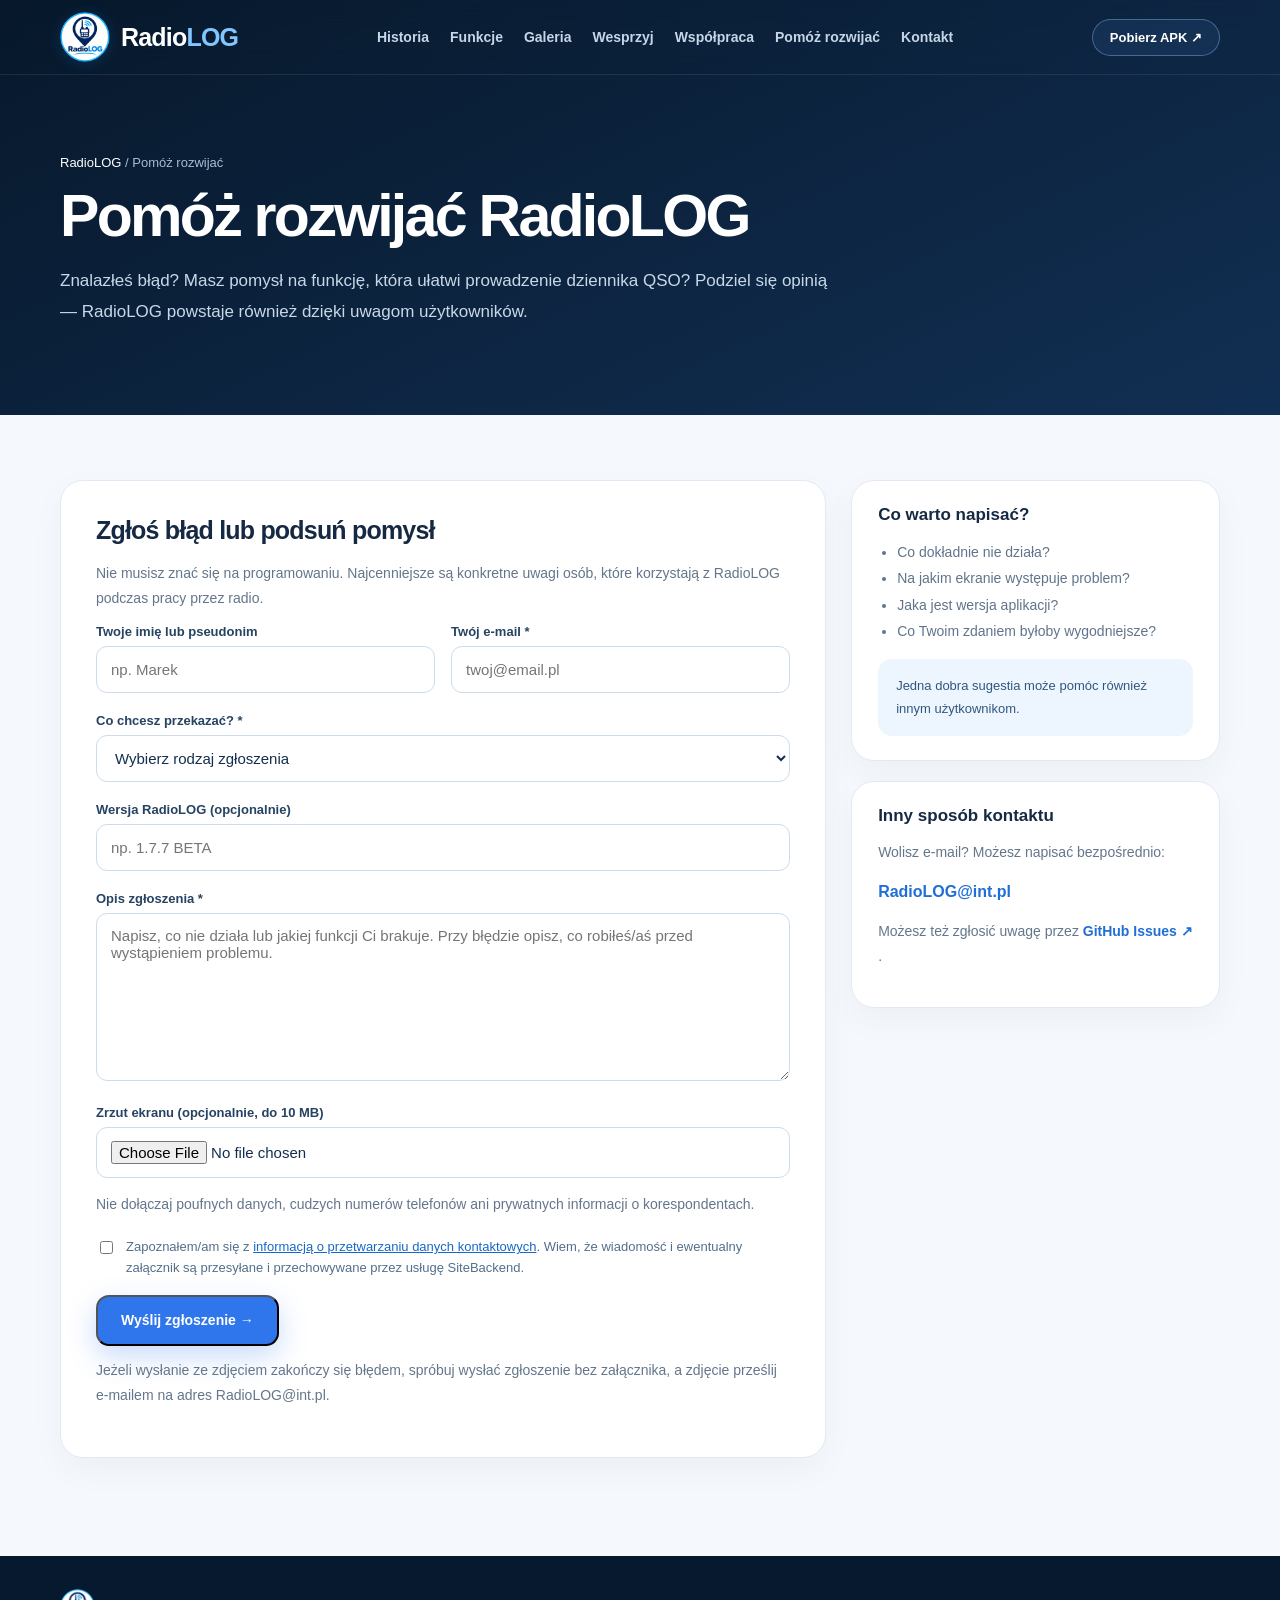
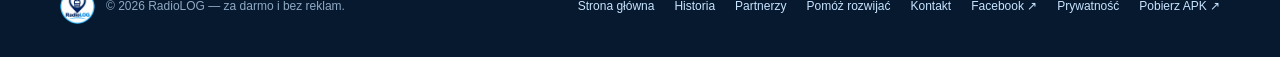
<file: pomoz.html>
<!doctype html><html lang="pl"><head><meta charset="utf-8"><meta name="viewport" content="width=device-width, initial-scale=1"><meta name="theme-color" content="#071a31"><meta name="description" content="Znalazłeś błąd? Masz pomysł na funkcję, która ułatwi prowadzenie dziennika QSO? Podziel się opinią — RadioLOG powstaje również dzięki uwagom użytkowników."><title>Pomóż rozwijać — RadioLOG</title><link rel="icon" href="assets/radiolog-favicon.png?v=53" type="image/png"><link rel="apple-touch-icon" href="assets/radiolog-apple-touch-icon.png?v=53"><link rel="stylesheet" href="style.css?v=53"><script defer src="script.js"></script></head><body>
 <div class="subtop"><header class="site-header"><div class="container nav"><a class="brand" href="index.html" aria-label="RadioLOG — strona główna"><img class="brand-logo" src="assets/radiolog-logo.webp?v=53" width="50" height="50" alt="" aria-hidden="true"><b>Radio<span>LOG</span></b></a><nav class="nav-links" id="site-nav" aria-label="Nawigacja główna"><a href="historia.html">Historia</a><a href="index.html#funkcje">Funkcje</a><a href="index.html#galeria">Galeria</a><a href="index.html#wspieraj">Wesprzyj</a><a href="partnerzy.html">Współpraca</a><a href="pomoz.html">Pomóż rozwijać</a><a href="kontakt.html">Kontakt</a></nav><button type="button" class="nav-menu-btn" aria-label="Otwórz menu" aria-expanded="false" aria-controls="site-nav">☰ <span>Menu</span></button><a class="nav-cta" href="https://github.com/DzikiDev/RadioLOG/releases" target="_blank" rel="noopener noreferrer">Pobierz APK ↗</a></div></header><section class="container subhero"><div class="breadcrumb"><a href="index.html">RadioLOG</a> / Pomóż rozwijać</div><h1>Pomóż rozwijać RadioLOG</h1><p>Znalazłeś błąd? Masz pomysł na funkcję, która ułatwi prowadzenie dziennika QSO? Podziel się opinią — RadioLOG powstaje również dzięki uwagom użytkowników.</p></section></div>
 <main class="subcontent container"><div class="subgrid"><section class="surface"><h2>Zgłoś błąd lub podsuń pomysł</h2><p>Nie musisz znać się na programowaniu. Najcenniejsze są konkretne uwagi osób, które korzystają z RadioLOG podczas pracy przez radio.</p><form data-radiolog-form action="https://api.sitebackend.com/forms/73nefv4aaj" method="POST" enctype="multipart/form-data">
<div class="form-honey" aria-hidden="true"><label for="antispam-Rad">Pozostaw to pole puste</label><input name="_gotcha" tabindex="-1" autocomplete="off" id="antispam-Rad"></div>
<div class="form-row"><div class="form-field"><label class="form-label" for="name">Twoje imię lub pseudonim</label><input class="field" id="name" name="Imię lub pseudonim" maxlength="80" placeholder="np. Marek"></div><div class="form-field"><label class="form-label" for="email">Twój e-mail *</label><input class="field" type="email" id="email" name="email" placeholder="twoj@email.pl" maxlength="160" required autocomplete="email"></div></div>
<div class="form-field"><label for="category" class="form-label">Co chcesz przekazać? *</label><select class="field" id="category" name="Rodzaj zgłoszenia" required><option value="">Wybierz rodzaj zgłoszenia</option><option>Wykryty błąd</option><option>Pomysł na nową funkcję</option><option>Propozycja usprawnienia</option><option>Inna uwaga</option></select></div>
<div class="form-field"><label for="appversion" class="form-label">Wersja RadioLOG (opcjonalnie)</label><input class="field" id="appversion" name="Wersja aplikacji" placeholder="np. 1.7.7 BETA" maxlength="45"></div>
<div class="form-field"><label for="message" class="form-label">Opis zgłoszenia *</label><textarea class="field field-area" id="message" name="Wiadomość" required maxlength="8000" placeholder="Napisz, co nie działa lub jakiej funkcji Ci brakuje. Przy błędzie opisz, co robiłeś/aś przed wystąpieniem problemu."></textarea></div>
<div class="form-field"><label class="form-label" for="attachment">Zrzut ekranu (opcjonalnie, do 10 MB)</label><input class="field" type="file" id="attachment" name="screenshot" accept="image/jpeg,image/png,image/webp"><p class="muted">Nie dołączaj poufnych danych, cudzych numerów telefonów ani prywatnych informacji o korespondentach.</p></div>
<label class="form-privacy"><input type="checkbox" required name="Potwierdzenie informacji o prywatności" value="Tak"><span>Zapoznałem/am się z <a href="prywatnosc.html" target="_blank" rel="noopener">informacją o przetwarzaniu danych kontaktowych</a>. Wiem, że wiadomość i ewentualny załącznik są przesyłane i przechowywane przez usługę SiteBackend.</span></label>
<button class="btn btn-primary" type="submit">Wyślij zgłoszenie →</button><p class="form-notice">Jeżeli wysłanie ze zdjęciem zakończy się błędem, spróbuj wysłać zgłoszenie bez załącznika, a zdjęcie prześlij e-mailem na adres <a href="mailto:RadioLOG@int.pl">RadioLOG@int.pl</a>.</p><div class="preview-feedback" role="status" aria-live="polite"></div>
</form></section>
<aside class="stack"><div class="surface surface-small"><h3>Co warto napisać?</h3><ul class="callout-list"><li>Co dokładnie nie działa?</li><li>Na jakim ekranie występuje problem?</li><li>Jaka jest wersja aplikacji?</li><li>Co Twoim zdaniem byłoby wygodniejsze?</li></ul><div class="hint-box">Jedna dobra sugestia może pomóc również innym użytkownikom.</div></div><div class="surface surface-small"><h3>Inny sposób kontaktu</h3><p>Wolisz e-mail? Możesz napisać bezpośrednio:</p><a class="email-link" href="mailto:RadioLOG@int.pl?subject=RadioLOG%20%E2%80%94%20zg%C5%82oszenie">RadioLOG@int.pl</a><p>Możesz też zgłosić uwagę przez <a class="email-link" href="https://github.com/DzikiDev/RadioLOG/issues" target="_blank" rel="noopener noreferrer">GitHub Issues ↗</a>.</p></div></aside></div></main><footer class="footer"><div class="container footer-row"><div class="footer-signature"><img src="assets/radiolog-logo.webp?v=53" alt="" aria-hidden="true" width="35" height="35"><span>© 2026 RadioLOG — za darmo i bez reklam.</span></div><div class="footer-links"><a href="index.html">Strona główna</a><a href="historia.html">Historia</a><a href="partnerzy.html">Partnerzy</a><a href="pomoz.html">Pomóż rozwijać</a><a href="kontakt.html">Kontakt</a><a href="https://www.facebook.com/share/1P5EZs68ao/" target="_blank" rel="noopener noreferrer">Facebook ↗</a><a href="prywatnosc.html">Prywatność</a><a href="https://github.com/DzikiDev/RadioLOG/releases" target="_blank" rel="noopener noreferrer">Pobierz APK ↗</a></div></div></footer>
</body></html>
</file>
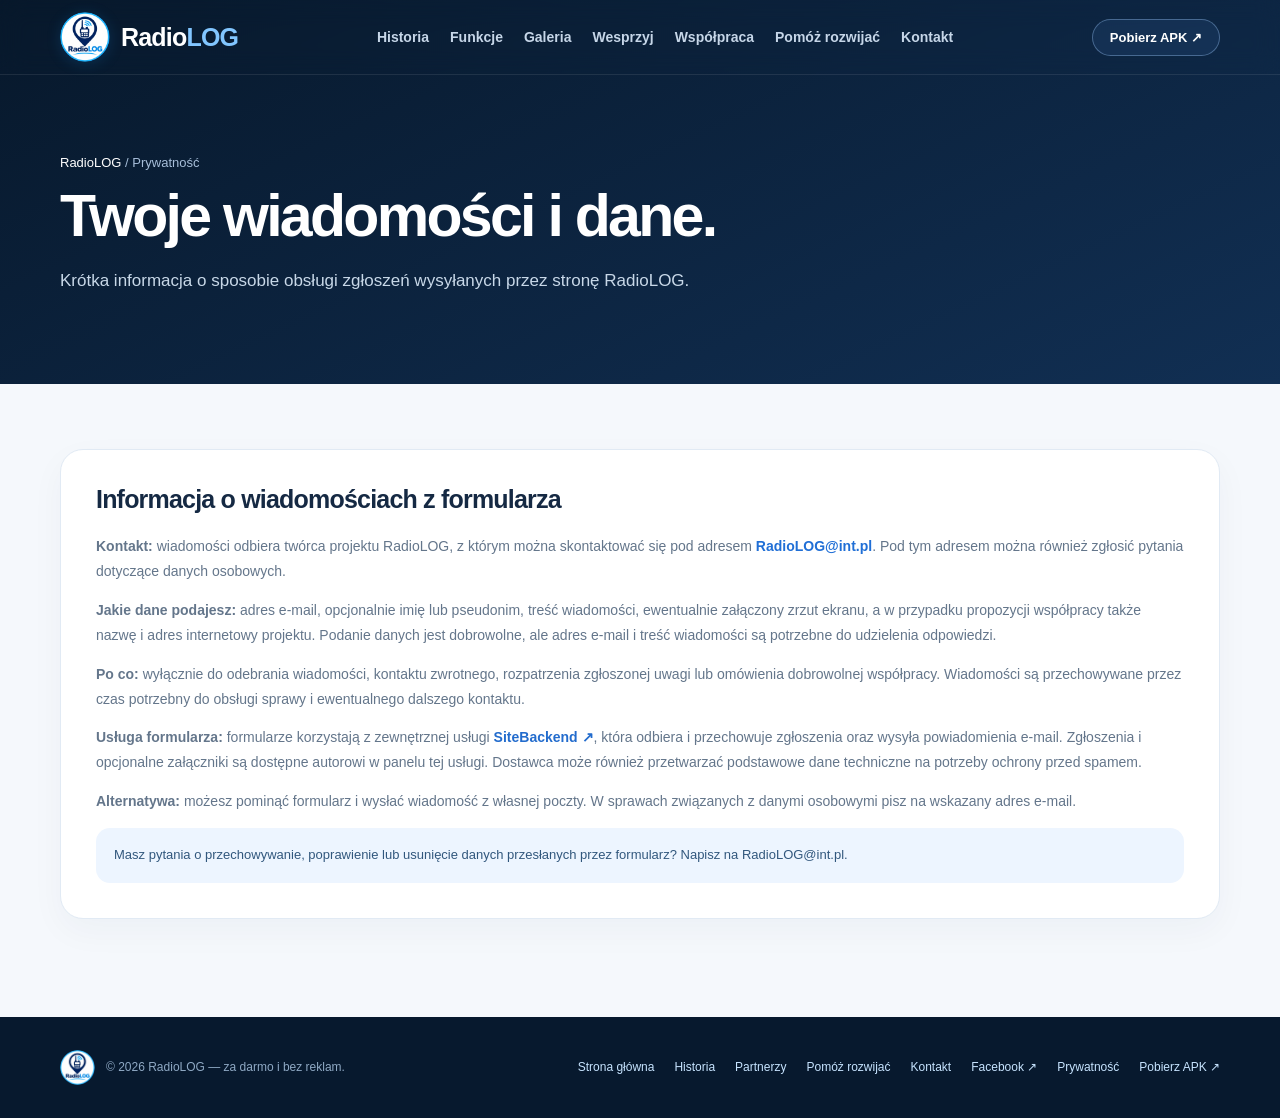
<file: prywatnosc.html>
<!doctype html><html lang="pl"><head><meta charset="utf-8"><meta name="viewport" content="width=device-width, initial-scale=1"><meta name="theme-color" content="#071a31"><meta name="description" content="Krótka informacja o sposobie obsługi zgłoszeń wysyłanych przez stronę RadioLOG."><title>Prywatność — RadioLOG</title><link rel="icon" href="assets/radiolog-favicon.png?v=53" type="image/png"><link rel="apple-touch-icon" href="assets/radiolog-apple-touch-icon.png?v=53"><link rel="stylesheet" href="style.css?v=53"><script defer src="script.js"></script></head><body>
 <div class="subtop"><header class="site-header"><div class="container nav"><a class="brand" href="index.html" aria-label="RadioLOG — strona główna"><img class="brand-logo" src="assets/radiolog-logo.webp?v=53" width="50" height="50" alt="" aria-hidden="true"><b>Radio<span>LOG</span></b></a><nav class="nav-links" id="site-nav" aria-label="Nawigacja główna"><a href="historia.html">Historia</a><a href="index.html#funkcje">Funkcje</a><a href="index.html#galeria">Galeria</a><a href="index.html#wspieraj">Wesprzyj</a><a href="partnerzy.html">Współpraca</a><a href="pomoz.html">Pomóż rozwijać</a><a href="kontakt.html">Kontakt</a></nav><button type="button" class="nav-menu-btn" aria-label="Otwórz menu" aria-expanded="false" aria-controls="site-nav">☰ <span>Menu</span></button><a class="nav-cta" href="https://github.com/DzikiDev/RadioLOG/releases" target="_blank" rel="noopener noreferrer">Pobierz APK ↗</a></div></header><section class="container subhero"><div class="breadcrumb"><a href="index.html">RadioLOG</a> / Prywatność</div><h1>Twoje wiadomości i dane.</h1><p>Krótka informacja o sposobie obsługi zgłoszeń wysyłanych przez stronę RadioLOG.</p></section></div>
 <main class="subcontent container"><section class="surface"><h2>Informacja o wiadomościach z formularza</h2><p><strong>Kontakt:</strong> wiadomości odbiera twórca projektu RadioLOG, z którym można skontaktować się pod adresem <a class="email-link" href="mailto:RadioLOG@int.pl">RadioLOG@int.pl</a>. Pod tym adresem można również zgłosić pytania dotyczące danych osobowych.</p><p><strong>Jakie dane podajesz:</strong> adres e-mail, opcjonalnie imię lub pseudonim, treść wiadomości, ewentualnie załączony zrzut ekranu, a w przypadku propozycji współpracy także nazwę i adres internetowy projektu. Podanie danych jest dobrowolne, ale adres e-mail i treść wiadomości są potrzebne do udzielenia odpowiedzi.</p><p><strong>Po co:</strong> wyłącznie do odebrania wiadomości, kontaktu zwrotnego, rozpatrzenia zgłoszonej uwagi lub omówienia dobrowolnej współpracy. Wiadomości są przechowywane przez czas potrzebny do obsługi sprawy i ewentualnego dalszego kontaktu.</p><p><strong>Usługa formularza:</strong> formularze korzystają z zewnętrznej usługi <a class="text-link" href="https://sitebackend.com/" target="_blank" rel="noopener noreferrer">SiteBackend ↗</a>, która odbiera i przechowuje zgłoszenia oraz wysyła powiadomienia e-mail. Zgłoszenia i opcjonalne załączniki są dostępne autorowi w panelu tej usługi. Dostawca może również przetwarzać podstawowe dane techniczne na potrzeby ochrony przed spamem.</p><p><strong>Alternatywa:</strong> możesz pominąć formularz i wysłać wiadomość z własnej poczty. W sprawach związanych z danymi osobowymi pisz na wskazany adres e-mail.</p><div class="hint-box">Masz pytania o przechowywanie, poprawienie lub usunięcie danych przesłanych przez formularz? Napisz na <a href="mailto:RadioLOG@int.pl">RadioLOG@int.pl</a>.</div></section></main><footer class="footer"><div class="container footer-row"><div class="footer-signature"><img src="assets/radiolog-logo.webp?v=53" alt="" aria-hidden="true" width="35" height="35"><span>© 2026 RadioLOG — za darmo i bez reklam.</span></div><div class="footer-links"><a href="index.html">Strona główna</a><a href="historia.html">Historia</a><a href="partnerzy.html">Partnerzy</a><a href="pomoz.html">Pomóż rozwijać</a><a href="kontakt.html">Kontakt</a><a href="https://www.facebook.com/share/1P5EZs68ao/" target="_blank" rel="noopener noreferrer">Facebook ↗</a><a href="prywatnosc.html">Prywatność</a><a href="https://github.com/DzikiDev/RadioLOG/releases" target="_blank" rel="noopener noreferrer">Pobierz APK ↗</a></div></div></footer></body></html>
</file>
<file: style.css>
:root{--navy:#071a31;--navy2:#102d50;--blue:#2f75ec;--bright:#65bcff;--ink:#152943;--muted:#64768b;--line:#e2eaf3;--bg:#f5f8fc;--white:#fff;--radius:22px;--shadow:0 20px 55px rgba(13,43,77,.12)}
*{box-sizing:border-box}
html{scroll-behavior:smooth;scroll-padding-top:85px}
body{margin:0;background:var(--bg);font-family:Inter,ui-sans-serif,-apple-system,BlinkMacSystemFont,"Segoe UI",Roboto,Arial,sans-serif;color:var(--ink);-webkit-font-smoothing:antialiased}
img{max-width:100%;display:block}a{color:inherit;text-decoration:none}button{font:inherit;cursor:pointer}button:focus-visible,a:focus-visible,summary:focus-visible{outline:3px solid #47b6fa;outline-offset:3px}
.container{width:min(1160px,calc(100% - 48px));margin:0 auto}
.dark-top{background:radial-gradient(ellipse 65% 48% at 87% 33%,rgba(30,91,163,.32),transparent 70%),radial-gradient(ellipse 46% 42% at 12% 5%,rgba(37,110,182,.17),transparent 80%),linear-gradient(150deg,#07182b 0%,#0a2544 60%,#071b33 100%);color:#fff;position:relative;overflow:hidden}
.dark-top:before{content:"";position:absolute;inset:0;background-image:linear-gradient(rgba(199,225,255,.045) 1px,transparent 1px),linear-gradient(90deg,rgba(199,225,255,.045) 1px,transparent 1px);background-size:64px 64px;mask-image:linear-gradient(to bottom,#000 0%,transparent 90%);pointer-events:none}
.site-header{position:relative;z-index:5;border-bottom:1px solid rgba(255,255,255,.09);backdrop-filter:blur(12px)}.nav{min-height:76px;display:flex;align-items:center;justify-content:space-between;gap:24px}
.brand{display:inline-flex;gap:11px;align-items:center;font-size:25px;letter-spacing:-.8px;font-weight:800}.brand img{width:38px;height:38px}.brand b{font-weight:850}.brand span{color:#82c6ff}
.nav-links{display:flex;align-items:center;gap:30px;color:#c6d6e8;font-weight:560;font-size:14px}.nav-links a:hover{color:#fff}.nav-cta{border:1px solid rgba(163,206,255,.36);background:rgba(65,120,191,.14);border-radius:999px;padding:10px 17px;white-space:nowrap;font-size:13px;font-weight:750}
.hero{position:relative;z-index:1;display:grid;grid-template-columns:1.04fr .96fr;align-items:center;gap:40px;padding:86px 0 94px;min-height:685px}
.eyebrow{display:inline-flex;align-items:center;gap:9px;color:#83c5ff;letter-spacing:2.2px;font-size:11px;font-weight:850;text-transform:uppercase}.eyebrow:before{content:"";width:23px;height:1px;background:#82c5ff}
h1{font-size:clamp(39px,4.65vw,67px);line-height:1.075;letter-spacing:-2.7px;margin:22px 0 24px;max-width:675px;font-weight:850}h1 em{font-style:normal;color:#91cfff}
.hero-copy{font-size:17px;line-height:1.78;color:#bfd0e3;max-width:535px;margin:0 0 32px}
.actions{display:flex;gap:12px;flex-wrap:wrap}.btn{min-height:51px;display:inline-flex;justify-content:center;align-items:center;gap:12px;padding:14px 23px;border-radius:13px;font-weight:800;font-size:14px;transition:transform .2s ease,box-shadow .2s ease,background .2s ease}.btn:hover{transform:translateY(-2px)}.btn-primary{background:var(--blue);color:white;box-shadow:0 10px 28px rgba(38,111,236,.25)}.btn-primary:hover{background:#1f65d4}.btn-ghost{border:1px solid rgba(196,224,252,.28);color:#e1efff;background:rgba(255,255,255,.045)}.btn-light{background:#fff;color:#0c335d}.download-note{display:flex;flex-wrap:wrap;gap:12px 20px;color:#aec3d9;font-size:12px;margin-top:25px}.download-note span:before{content:"✓";color:#69caff;margin-right:7px}
.hero-art{height:540px;position:relative;isolation:isolate}.hero-orbit{position:absolute;width:410px;height:410px;border:1px solid rgba(132,191,246,.15);border-radius:50%;right:3%;top:14%}.hero-orbit:before,.hero-orbit:after{content:"";position:absolute;inset:48px;border:1px solid rgba(132,191,246,.12);border-radius:50%}.hero-orbit:after{inset:97px}
.phone{position:absolute;z-index:2;width:268px;height:528px;right:21%;top:1%;border-radius:38px;background:#091c2e;padding:10px;border:2px solid #395475;box-shadow:0 30px 60px rgba(0,0,0,.45),0 0 0 5px rgba(255,255,255,.04);transform:rotate(7deg);overflow:hidden}.phone img{width:100%;height:100%;object-fit:cover;object-position:top;border-radius:28px;background:white}.phone:before{content:"";position:absolute;z-index:3;width:65px;height:14px;top:7px;left:calc(50% - 32px);border-radius:0 0 10px 10px;background:#091c2e}
.hero-map{position:absolute;z-index:3;left:1%;bottom:9%;width:61%;background:#fff;padding:10px;border-radius:18px;box-shadow:0 16px 50px rgba(0,0,0,.34);transform:rotate(-6deg)}.hero-map img{width:100%;height:163px;object-fit:cover;border-radius:10px}.hero-map-head{display:flex;justify-content:space-between;align-items:center;padding:2px 2px 9px;color:#1f4267;font-weight:800;font-size:12px}.signal-pill{background:#e8f5ff;color:#2367bc;padding:5px 7px;border-radius:8px;font-size:10px}.float-km{position:absolute;z-index:4;right:0;bottom:9%;background:#d8edff;border:1px solid #a9d6ff;box-shadow:0 9px 35px rgba(0,0,0,.16);border-radius:14px;padding:13px 16px;color:#174577;transform:rotate(5deg)}.float-km small{display:block;letter-spacing:.8px;text-transform:uppercase;font-weight:750;font-size:10px;color:#4e76a3}.float-km strong{font-size:24px;letter-spacing:-1px}
.mini-strip{background:#fff;border-bottom:1px solid var(--line)}.strip-row{padding:18px 0;display:flex;align-items:center;justify-content:center;flex-wrap:wrap;gap:8px 29px;color:#5a728d;font-size:12px;font-weight:760;letter-spacing:.3px}.strip-row b{font-size:14px;color:#25476a}
.section{padding:95px 0}.section-head{max-width:740px;margin-bottom:40px}.section-head.center{text-align:center;margin-inline:auto}.tag{display:inline-flex;align-items:center;gap:7px;color:#2870c9;font-size:11px;text-transform:uppercase;letter-spacing:1.7px;font-weight:850}.tag:before{content:"";width:20px;height:2px;background:#4b9be8}.section h2{font-size:clamp(29px,3.1vw,43px);letter-spacing:-1.6px;line-height:1.18;margin:12px 0 15px}.section-head p{font-size:16px;color:var(--muted);line-height:1.75;margin:0}
.features{display:grid;grid-template-columns:repeat(3,1fr);gap:20px}.feature{background:#fff;border:1px solid var(--line);border-radius:var(--radius);overflow:hidden;box-shadow:0 9px 30px rgba(16,43,78,.035)}.feature-media{height:235px;background:#eaf2fc;position:relative;overflow:hidden;padding:20px;display:flex;justify-content:center;align-items:flex-start}.feature-media img{width:92%;max-height:none;box-shadow:0 8px 22px rgba(14,38,77,.15);border-radius:12px}.feature-media.map img{height:100%;width:100%;object-fit:cover}.feature-media.map{padding:13px}.feature-media.phone-shot img{width:85%;margin-top:-15px}.feature-body{padding:24px 26px 28px}.feature-no{font-size:12px;color:#347dd4;font-weight:850;letter-spacing:1px}.feature h3{font-size:22px;margin:11px 0 9px;letter-spacing:-.6px}.feature p{font-size:14px;line-height:1.7;color:var(--muted);margin:0}
.paper-section{background:#eef4fb;padding:81px 0}.paper-grid{display:grid;grid-template-columns:1fr 1fr;gap:70px;align-items:center}.paper-sheet{margin:0 auto;width:min(100%,445px);background:repeating-linear-gradient(to bottom,#fff 0,#fff 37px,#e4edfa 38px,#e4edfa 39px);border:1px solid #dae5f1;transform:rotate(-4deg);border-radius:14px;padding:26px 28px 31px;box-shadow:0 22px 48px rgba(25,65,118,.14);min-height:340px;position:relative}.paper-sheet:before{content:"";height:calc(100% - 38px);width:2px;position:absolute;left:48px;top:19px;background:#f6b3ad;opacity:.7}.paper-sheet strong{display:block;margin-left:37px;color:#274768;font-size:15px}.paper-sheet p{font-size:17px;line-height:39px;color:#4d6f93;font-style:italic;margin:25px 0 0 40px;font-family:Georgia,serif}.paper-clip{position:absolute;right:-14px;bottom:-22px;background:var(--blue);color:#fff;border-radius:12px;padding:16px;box-shadow:0 8px 15px rgba(28,105,217,.25);transform:rotate(8deg);font-size:13px;font-weight:800}.paper-copy p{color:#5a6c81;font-size:16px;line-height:1.85}.paper-copy .callout{display:block;border-left:3px solid #3989ea;padding:13px 17px;background:#fff;border-radius:0 10px 10px 0;color:#31567d;font-size:14px;line-height:1.6;margin-top:25px}
.detail-grid{display:grid;grid-template-columns:1fr 1fr;gap:34px;align-items:center}.detail-visual{background:linear-gradient(145deg,#d7e8fc,#f1f7ff);padding:35px;border-radius:29px;box-shadow:inset 0 0 0 1px #e2edf8;display:flex;align-items:center;justify-content:center}.detail-visual img{max-height:520px;width:auto;box-shadow:0 12px 30px rgba(9,42,81,.15);border-radius:14px}.detail-list{display:grid;gap:18px;margin-top:25px}.detail-point{display:flex;gap:13px;align-items:flex-start}.point-icon{width:35px;min-width:35px;height:35px;border-radius:11px;background:#e1f0ff;color:#2874d3;display:grid;place-items:center;font-size:17px;font-weight:800}.detail-point strong{display:block;font-size:15px;margin-bottom:3px}.detail-point small{font-size:13px;color:#6a7a8d;line-height:1.65;display:block}
.gallery{display:grid;grid-template-columns:repeat(4,1fr);gap:16px}.gallery-item{border:1px solid #dce6f1;padding:10px;background:#fff;border-radius:16px;text-align:left;box-shadow:0 5px 20px rgba(10,39,75,.04);display:flex;flex-direction:column;gap:12px;min-width:0;transition:transform .2s ease,box-shadow .2s ease}.gallery-item:hover{transform:translateY(-4px);box-shadow:var(--shadow)}.gallery-item img{width:100%;height:208px;object-fit:cover;object-position:top;border-radius:10px;background:#f0f5fa}.gallery-item b{font-size:13px;line-height:1.35;margin:0 4px 4px}
.gallery-item .zoom{color:#2175d4;font-size:11px;font-weight:780;display:inline}
.more-section{padding:80px 0;background:#fff}.more-grid{display:grid;grid-template-columns:repeat(3,1fr);gap:19px}.more-card{padding:25px;border-radius:17px;border:1px solid #e2ebf4;background:#f8fbff}.more-card .mark{width:43px;height:43px;background:#e2f0ff;border-radius:12px;display:grid;place-items:center;font-size:20px;margin-bottom:16px}.more-card b{font-size:17px}.more-card p{color:#617388;line-height:1.7;font-size:13px;margin-bottom:0}
.download-section{padding:95px 0}.download-block{background:radial-gradient(circle at 95% 40%,#22558c 0,transparent 50%),linear-gradient(135deg,#0b2949,#112f52);border-radius:28px;box-shadow:var(--shadow);padding:54px 60px;display:flex;align-items:center;justify-content:space-between;gap:32px;color:#fff;position:relative;overflow:hidden}.download-block:after{content:"";position:absolute;width:300px;height:300px;border:1px solid rgba(255,255,255,.09);border-radius:50%;right:-90px;bottom:-140px;pointer-events:none}.download-block h2{font-size:37px;line-height:1.2;margin:12px 0 12px;letter-spacing:-1.3px}.download-block p{max-width:530px;line-height:1.7;color:#b9d2eb;margin:0}.download-block .btn{white-space:nowrap;position:relative;z-index:1}.download-block .eyebrow{font-size:11px}
.faq{margin-top:34px;display:grid;grid-template-columns:1fr 1fr;gap:14px}.faq details{background:white;border:1px solid #e0e8f2;border-radius:14px;padding:18px 20px}.faq summary{font-size:14px;font-weight:800;cursor:pointer}.faq details p{color:#617184;font-size:13px;line-height:1.7;margin-bottom:0}
.footer{padding:33px 0;background:#07192e;color:#8fa9c4;font-size:12px}.footer-row{display:flex;align-items:center;justify-content:space-between;gap:15px}.footer a{color:#c7e4ff}.footer a:hover{text-decoration:underline}
.modal{border:0;padding:0;max-width:min(1100px,94vw);max-height:92vh;border-radius:17px;background:#fff;box-shadow:0 40px 100px rgba(0,0,0,.35)}.modal::backdrop{background:rgba(6,18,38,.82);backdrop-filter:blur(5px)}.modal-bar{position:sticky;top:0;z-index:2;background:white;padding:12px 15px;display:flex;align-items:center;justify-content:space-between;gap:15px;border-bottom:1px solid #e1e8f0}.modal-title{font-size:13px;font-weight:800}.modal-close{border:0;border-radius:8px;background:#eaf2fc;padding:6px 11px;font-size:20px;line-height:1.1}.modal-image{max-height:calc(92vh - 55px);max-width:100%;width:auto;height:auto;object-fit:contain;margin:auto}.modal-body{overflow:auto;max-height:calc(92vh - 55px);background:#f4f7fb}.credits{text-align:center;font-size:11px;color:#7891a8;margin-top:18px}
@media(max-width:1050px){.hero{gap:10px}.phone{right:12%}.hero-map{left:0}.nav-links{gap:15px}}
@media(max-width:800px){.container{width:min(100% - 36px,1160px)}.nav-links{display:none}.nav{min-height:69px}.brand{font-size:21px}.brand img{width:34px}.hero{grid-template-columns:1fr;gap:0;padding:65px 0 40px}.hero h1{font-size:clamp(38px,8vw,58px)}.hero-art{height:460px;max-width:600px;width:100%;margin:20px auto 0}.phone{width:235px;height:430px;right:22%;}.hero-map{bottom:4%;left:3%;width:56%}.hero-map img{height:133px}.float-km{bottom:3%;right:2%}.section{padding:70px 0}.features{grid-template-columns:1fr 1fr}.feature:last-child{grid-column:span 2}.paper-grid{grid-template-columns:1fr;gap:35px}.paper-copy{order:0}.paper-sheet{order:1}.detail-grid{grid-template-columns:1fr}.detail-visual{max-width:600px;width:100%;margin:auto}.gallery{grid-template-columns:repeat(3,1fr)}.more-grid{grid-template-columns:1fr 1fr}.download-block{padding:39px;flex-direction:column;align-items:flex-start}.faq{grid-template-columns:1fr}}
@media(max-width:540px){.container{width:calc(100% - 32px)}.nav-cta{font-size:12px;padding:10px 12px}.hero{padding-top:49px}.hero h1{font-size:40px;letter-spacing:-1.6px;margin:17px 0 19px}.hero-copy{font-size:15px}.hero-art{height:360px;margin-top:20px}.phone{height:345px;width:188px;right:19%;border-radius:28px;border-width:1px;padding:7px}.phone img{border-radius:19px}.phone:before{height:10px;width:43px;left:calc(50% - 21px);top:5px}.hero-map{width:59%;left:0;bottom:3%;padding:6px;border-radius:13px}.hero-map img{height:95px}.hero-map-head{font-size:10px}.signal-pill{font-size:8px}.float-km{right:0;bottom:0;padding:9px}.float-km strong{font-size:19px}.float-km small{font-size:8px}.hero-orbit{width:290px;height:290px;top:9%;right:0}.features,.gallery,.more-grid{grid-template-columns:1fr 1fr}.feature:last-child{grid-column:span 2}.feature-media{height:180px;padding:10px}.feature h3{font-size:17px}.feature-body{padding:17px}.feature p{font-size:12px}.feature-no{font-size:10px}.feature:last-child .feature-media{height:215px}.paper-section{padding:66px 0}.paper-sheet{min-height:290px;padding:20px}.paper-sheet p{font-size:14px;line-height:36px;margin-left:25px}.paper-clip{right:6px;bottom:-14px}.paper-sheet strong{margin-left:25px}.gallery-item img{height:150px}.gallery-item{padding:7px;border-radius:12px}.gallery-item b{font-size:11px}.more-card{padding:16px}.more-card b{font-size:13px}.more-card p{font-size:12px}.download-section{padding:65px 0}.download-block{padding:29px}.download-block h2{font-size:30px}.footer-row{flex-direction:column;align-items:flex-start}.section h2{font-size:31px}}
@media(max-width:370px){.hero h1{font-size:35px}.hero-art{height:318px}.phone{height:308px;width:168px}.hero-map img{height:83px}.features{grid-template-columns:1fr}.feature:last-child{grid-column:span 1}.feature-media{height:210px}.gallery{gap:8px}.gallery-item img{height:125px}}
@media(prefers-reduced-motion:reduce){html{scroll-behavior:auto}.btn,.gallery-item{transition:none}}


/* === Wersja 2: wsparcie, kontakt, formularze, nawigacja mobilna === */
.nav-menu-btn{display:none;border:1px solid rgba(163,206,255,.28);background:rgba(255,255,255,.08);color:white;border-radius:10px;padding:9px 13px;font-weight:800;align-items:center;gap:6px}
.nav-menu-btn span{font-size:12px}.nav-links{gap:21px}.nav-links a{white-space:nowrap}
.section-lead{color:#60748b;font-size:15px;line-height:1.86;margin:0 0 18px}.privacy-tip{background:#fff8e9;border-left:3px solid #e4ae49;border-radius:0 10px 10px 0;padding:12px 15px;color:#7c6027;font-size:13px;line-height:1.7}
.author-strip{border-top:1px solid #dae7f4;display:flex;align-items:center;justify-content:space-between;gap:35px;padding:40px 0 38px}.author-strip>div{max-width:740px}.author-strip h2{font-size:25px;letter-spacing:-.7px;margin:11px 0}.author-strip p{font-size:14px;color:var(--muted);line-height:1.8;margin:0}.text-link{white-space:nowrap;color:#236ccd;font-size:14px;font-weight:800}
.support-wrap{padding:63px 0;background:linear-gradient(125deg,#e7f1fb,#f8fbff)}.support-panel{background:white;border:1px solid #d7e6f2;border-radius:26px;box-shadow:0 20px 50px rgba(18,48,85,.07);display:grid;grid-template-columns:85px 1fr auto;gap:27px;align-items:center;padding:38px 43px}.support-cup{width:83px;height:83px;display:grid;place-items:center;font-size:42px;background:#fff3df;border:1px solid #f3dfba;border-radius:20px}.support-text h2{margin:10px 0 9px;font-size:27px;letter-spacing:-1px}.support-text p{font-size:14px;line-height:1.8;color:#60748b;max-width:660px;margin:0}.btn-coffee{background:#234c70;color:#fff;box-shadow:0 8px 25px rgba(20,53,82,.16);text-align:center;white-space:nowrap}.btn-coffee:hover{background:#1a3e5f}
.community{padding-top:77px;display:flex;justify-content:space-between;align-items:center;gap:35px}.community-head{max-width:625px}.community-head h2{font-size:32px;letter-spacing:-1px;margin:10px 0}.community-head p{color:#65798e;font-size:15px;line-height:1.75}.community-actions{display:flex;flex-direction:column;align-items:stretch;gap:11px}.btn-outline{background:white;border:1px solid #ccdceb;color:#1f537e}
.footer-links{display:flex;flex-wrap:wrap;gap:8px 20px}.footer-links a{white-space:nowrap}
.subtop{background:linear-gradient(155deg,#07182b,#112f53);color:white}.subtop .nav{min-height:74px}.subhero{padding:80px 0 70px}.subhero h1{font-size:clamp(36px,5.3vw,59px);max-width:820px;margin:15px 0 18px}.subhero p{font-size:17px;line-height:1.8;color:#c8d8e8;max-width:770px}.breadcrumb{color:#a7bed9;font-size:13px}.breadcrumb a{color:#fff}.subcontent{padding:65px 0 98px}.subgrid{display:grid;grid-template-columns:minmax(0,1.35fr) minmax(250px,.65fr);gap:25px;align-items:start}.surface{background:white;border:1px solid #e1eaf4;border-radius:23px;padding:35px;box-shadow:0 12px 34px rgba(15,47,82,.04)}.surface h2{font-size:25px;letter-spacing:-.8px;margin:0 0 16px}.surface p{line-height:1.78;color:#64768b;font-size:14px}.surface h3{font-size:17px;margin:0 0 9px}.surface-small{padding:24px 26px}.stack{display:grid;gap:20px}.hint-box{background:#edf5ff;border-radius:14px;padding:16px 18px;font-size:13px;color:#31577d;line-height:1.75}.callout-list{padding-left:19px;line-height:1.9;color:#61748b;font-size:14px}.email-link{display:inline-flex;font-weight:850;color:#206fd6;overflow-wrap:anywhere;margin-top:4px}
.form-label{display:block;font-size:13px;font-weight:780;color:#264362;margin:0 0 7px}.field{width:100%;font:inherit;background:white;border:1px solid #cddceb;border-radius:11px;padding:13px 14px;color:#132f4d;font-size:15px;min-height:47px}.field:focus{outline:3px solid #cfe5ff;border-color:#3175cc}.form-row{display:grid;grid-template-columns:1fr 1fr;gap:16px}.form-field{margin-bottom:20px}.field-area{min-height:168px;resize:vertical}.form-privacy{font-size:13px;color:#536f8b;line-height:1.6;display:flex;gap:10px;align-items:flex-start;margin-bottom:16px}.form-privacy input{margin-top:4px}.form-privacy a{color:#1669c8;text-decoration:underline}.form-honey{position:absolute;left:-10000px;top:auto;width:1px;height:1px;overflow:hidden}.form-notice{margin-top:12px;color:#365f83;font-size:12px;line-height:1.6}.preview-feedback{display:none;margin-top:12px;padding:13px;border-radius:10px;background:#ebf7ed;border:1px solid #bee1c4;color:#1f6738;font-size:13px;line-height:1.6}.preview-feedback.active{display:block}.muted{font-size:13px;color:#6d8298;line-height:1.7}.thankyou{text-align:center;max-width:650px;margin:auto}.thankyou-symbol{display:grid;place-items:center;width:66px;height:66px;border-radius:50%;font-size:31px;background:#dff5e7;color:#246740;margin:0 auto 20px}
@media(max-width:1050px){.support-panel{grid-template-columns:75px 1fr;gap:20px}.support-cup{width:75px;height:75px}.support-panel .btn-coffee{grid-column:2;justify-self:start}.nav-links{gap:13px;font-size:12px}}
@media(max-width:800px){.nav-menu-btn{display:flex;margin-left:auto}.nav-cta{margin-left:0}.nav-links{display:none;position:absolute;right:0;left:0;top:100%;background:#0b2542;z-index:100;border-top:1px solid rgba(255,255,255,.09);padding:15px 25px 20px;flex-direction:column;align-items:stretch;gap:0;box-shadow:0 20px 35px rgba(0,0,0,.2)}.site-header{overflow:visible}.site-header .nav{position:relative}.nav-links.is-open{display:flex}.nav-links a{padding:11px 0;font-size:14px}.community{flex-direction:column;align-items:flex-start}.community-actions{flex-direction:row;flex-wrap:wrap}.subgrid{grid-template-columns:1fr}.subhero{padding:60px 0 56px}}
@media(max-width:540px){.nav-cta{font-size:11px;padding:9px 10px}.nav-menu-btn span{display:none}.nav-menu-btn{padding:8px 11px}.support-panel{display:flex;flex-direction:column;align-items:flex-start;padding:29px 24px;gap:14px}.support-cup{width:62px;height:62px;font-size:30px}.support-text h2{font-size:25px}.support-panel .btn-coffee{width:100%;white-space:normal}.community{padding-top:60px}.community-head h2{font-size:29px}.community-actions{width:100%;flex-direction:column}.community-actions .btn{width:100%}.author-strip{flex-direction:column;align-items:flex-start;gap:16px}.surface{padding:23px 19px}.form-row{grid-template-columns:1fr;gap:0}.subhero h1{font-size:37px}.subhero p{font-size:15px}.footer-links{gap:10px 16px}}

/* RadioLOG: oficjalny Facebook */
.btn-facebook{background:#1877f2;color:#fff;box-shadow:0 10px 26px rgba(24,119,242,.18)}
.btn-facebook:hover{background:#1265d5;color:#fff;transform:translateY(-1px)}


/* RadioLOG V4: wyrozniona sekcja Facebook */
.community{padding-top:77px;display:grid;grid-template-columns:minmax(0,1fr) minmax(300px,430px);align-items:stretch;gap:28px}
.community-head{max-width:none}
.facebook-callout{background:linear-gradient(145deg,#f1f7ff,#ffffff);border:1px solid #cfe0f4;border-radius:24px;box-shadow:0 18px 42px rgba(19,52,90,.08);padding:28px;display:grid;grid-template-columns:64px 1fr;gap:18px;align-items:start;position:relative;overflow:hidden}
.facebook-callout:before{content:"";position:absolute;right:-55px;top:-55px;width:170px;height:170px;border-radius:50%;background:rgba(24,119,242,.08)}
.facebook-badge{width:64px;height:64px;border-radius:18px;display:grid;place-items:center;background:#1877f2;color:#fff;font-weight:900;font-size:42px;line-height:1;box-shadow:0 10px 26px rgba(24,119,242,.23);position:relative;z-index:1}
.facebook-copy{position:relative;z-index:1}
.fb-mini{display:inline-block;font-size:11px;font-weight:800;letter-spacing:.16em;text-transform:uppercase;color:#1877f2;margin-bottom:8px}
.facebook-copy h3{font-size:25px;letter-spacing:-.8px;margin:0 0 10px;color:#123054}
.facebook-copy p{font-size:14px;line-height:1.8;color:#5f748a;margin:0 0 12px}
.facebook-points{list-style:none;padding:0;margin:0;display:grid;gap:7px}
.facebook-points li{font-size:13px;color:#375977;position:relative;padding-left:18px}
.facebook-points li:before{content:"•";position:absolute;left:4px;top:0;color:#1877f2;font-weight:900}
.facebook-btn{grid-column:1/-1;justify-self:start;position:relative;z-index:1}
@media(max-width:800px){.community{grid-template-columns:1fr}.facebook-callout{grid-template-columns:56px 1fr}.facebook-badge{width:56px;height:56px;font-size:36px}.facebook-copy h3{font-size:23px}}
@media(max-width:540px){.community{padding-top:60px}.facebook-callout{padding:23px;grid-template-columns:1fr;gap:14px}.facebook-badge{width:58px;height:58px;font-size:38px}.facebook-copy h3{font-size:22px}.facebook-btn{width:100%;text-align:center}}


/* RadioLOG V5 — początek historii i dedykowana podstrona */
.story-intro-section{padding:76px 0 80px;background:linear-gradient(135deg,#eef5fd 0%,#fff 70%);border-bottom:1px solid #e3eaf2}
.story-intro-grid{display:grid;grid-template-columns:minmax(0,1.03fr) minmax(0,.97fr);gap:64px;align-items:center}
.story-intro-text h2{font-size:clamp(32px,4vw,49px);letter-spacing:-1.7px;line-height:1.12;margin:14px 0 20px;color:#152e4c}
.story-intro-text h2 span{color:#216ecf}
.story-intro-text p{color:#536b83;font-size:15px;line-height:1.85;margin:0 0 14px}
.story-intro-text .story-intro-lead{color:#274865;font-weight:600;font-size:17px}
.story-more{border:1px solid #d5e4f4;border-radius:13px;background:#fff;margin:20px 0 16px;overflow:hidden}
.story-more summary{list-style:none;cursor:pointer;color:#215b9f;font-size:14px;font-weight:800;padding:16px 19px;display:flex;align-items:center;justify-content:space-between}
.story-more summary::-webkit-details-marker{display:none}
.story-more summary span{font-size:21px;display:inline-block;transition:transform .15s}
.story-more[open] summary span{transform:rotate(180deg)}
.story-more-body{padding:0 19px 13px;border-top:1px solid #ebf1f6}
.story-more-body p:first-child{padding-top:12px}
.story-read-link{display:inline-flex;align-items:center;gap:13px;color:#125dac;font-size:15px;font-weight:850;margin-top:8px;text-decoration:none}
.story-read-link:hover{text-decoration:underline}
.story-intro-art{height:440px;position:relative;isolation:isolate;border-radius:27px;background:radial-gradient(ellipse at 65% 30%,#416eab 0%,#1c4371 45%,#0c2e51 100%);box-shadow:0 25px 65px rgba(20,53,91,.14);overflow:hidden;padding:22px}
.story-intro-art:after{content:"";position:absolute;width:350px;height:350px;border:1px solid rgba(255,255,255,.15);border-radius:50%;right:-70px;top:-50px;pointer-events:none}
.story-art-label{color:#fff;font-size:12px;font-weight:850;letter-spacing:.12em;text-transform:uppercase;position:relative;z-index:2}
.story-note{position:absolute;left:9%;top:22%;width:48%;min-height:210px;background:#fffbee;border-radius:4px 13px 13px 4px;box-shadow:0 13px 25px rgba(0,0,0,.2);transform:rotate(-6deg);padding:21px 13px 15px 22px;z-index:2;border-left:13px solid #e7e2cc;display:flex;flex-direction:column;gap:13px;color:#365775;font-family:Georgia,serif;font-size:13px}
.story-note span:first-child{font-family:Arial,sans-serif;font-weight:850;letter-spacing:.08em;font-size:12px;color:#295680;border-bottom:1px dashed #b9c4c5;padding-bottom:9px}
.story-screen{position:absolute;right:6%;top:11%;width:38%;height:300px;padding:7px;background:#e4f0fd;border:4px solid #c0d9f2;transform:rotate(7deg);border-radius:20px;box-shadow:0 14px 37px rgba(0,0,0,.3);z-index:3;overflow:hidden}
.story-screen img{height:100%;width:100%;object-fit:cover;object-position:top;border-radius:11px}
.story-to-phone{position:absolute;color:#b3e3ff;left:56%;top:48%;font-size:56px;z-index:4;text-shadow:0 4px 8px rgba(0,0,0,.3)}
.story-art-caption{position:absolute;z-index:5;left:23px;right:23px;bottom:20px;background:rgba(255,255,255,.92);backdrop-filter:blur(12px);border-radius:12px;padding:13px 17px;color:#274967;font-size:13px;line-height:1.5}
.story-art-caption strong{color:#1257a2}
.story-subhero{padding:68px 0 63px}
.story-subhero .eyebrow{margin-top:25px}
.story-subhero h1{max-width:none}
.story-main{background:#f5f8fc;padding:66px 0 88px}
.story-article-layout{display:grid;grid-template-columns:minmax(0,1fr) 280px;gap:26px;align-items:start}
.story-article{background:white;border:1px solid #e0eaf4;border-radius:23px;padding:clamp(23px,4vw,55px);box-shadow:0 14px 40px rgba(18,53,89,.045);min-width:0}
.story-article h2{font-size:clamp(23px,3vw,30px);color:#183659;letter-spacing:-.7px;margin:37px 0 15px;line-height:1.23}
.story-article p{font-size:16px;line-height:1.91;color:#465c72;margin:0 0 20px}
.story-article .story-first{color:#24486d;font-size:19px;line-height:1.8;font-weight:570}
.story-quote{font-size:clamp(19px,2.5vw,26px);font-weight:800;line-height:1.4;color:#215c9d;background:linear-gradient(110deg,#edf6ff,#f8fbff);border-left:4px solid #4a9aee;border-radius:0 13px 13px 0;padding:21px 23px;margin:28px 0}
.story-picture{margin:24px 0 32px;background:#f3f7fb;border:1px solid #e1eaf3;border-radius:17px;padding:22px 18px 15px;text-align:center}
.story-picture img{max-height:430px;width:auto;margin:auto;object-fit:contain;border-radius:10px}
.story-picture-wide img{max-height:490px}
.story-picture-graphic img{max-height:580px}
.story-picture figcaption{font-size:13px;color:#71869a;margin-top:13px;line-height:1.5}
.story-article .story-end{font-size:18px;color:#1c4063;background:#f0f7fe;border-radius:16px;padding:22px;margin-top:30px}
.story-article-actions{display:flex;gap:12px;flex-wrap:wrap;margin-top:25px}
.story-sidebar{display:grid;gap:17px}
.story-side-card{background:#fff;border:1px solid #e1eaf4;border-radius:17px;padding:23px;box-shadow:0 12px 28px rgba(20,55,96,.035)}
.story-side-card h3{font-size:19px;line-height:1.35;color:#203d5e;margin:12px 0}
.story-side-card p{font-size:14px;line-height:1.8;color:#60768c}
.story-side-values{display:flex;gap:7px;flex-wrap:wrap;margin-top:12px}
.story-side-values span{background:#edf4fd;color:#235e99;padding:7px 10px;font-size:12px;font-weight:750;border-radius:999px}
.story-side-card .btn{font-size:12px;padding:11px 12px;min-height:45px}
@media(max-width:1050px){.story-intro-grid{gap:30px}.story-article-layout{grid-template-columns:minmax(0,1fr) 240px;gap:16px}.nav-links{gap:11px}}
@media(max-width:800px){.story-intro-section{padding:60px 0}.story-intro-grid{grid-template-columns:1fr;gap:24px}.story-intro-art{max-width:600px;width:100%;margin:auto}.story-article-layout{grid-template-columns:1fr}.story-sidebar{grid-template-columns:repeat(2,1fr)}.story-main{padding:40px 0 65px}}
@media(max-width:540px){.story-intro-section{padding:48px 0 60px}.story-intro-text h2{font-size:33px}.story-intro-text .story-intro-lead{font-size:16px}.story-intro-text p{font-size:14px}.story-intro-art{height:335px}.story-note{width:50%;min-height:169px;font-size:10px;gap:9px;padding:15px 10px 11px 15px}.story-screen{height:229px;right:5%;top:14%}.story-to-phone{font-size:37px;left:54%;top:53%}.story-art-caption{bottom:14px;left:14px;right:14px;font-size:11px;padding:10px}.story-art-label{font-size:10px}.story-article{padding:22px 19px}.story-article p{font-size:15px}.story-article .story-first{font-size:17px}.story-sidebar{grid-template-columns:1fr}.story-picture{padding:15px 10px 12px}.story-article-actions .btn{width:100%}}


/* RadioLOG V5.2 — Partnerzy / Współpraca */
.partner-spotlight{padding:80px 0;background:linear-gradient(180deg,#f2f7ff 0%,#fff 100%);border-top:1px solid #e2ebf7;border-bottom:1px solid #e2ebf7}
.partner-spotlight-head{max-width:825px;margin:0 auto 36px;text-align:center}
.partner-spotlight-head h2{font-size:clamp(30px,4vw,46px);line-height:1.14;color:#12365c;letter-spacing:-1.3px;margin:15px 0 17px}
.partner-spotlight-head h2 span{color:#256cc3}
.partner-spotlight-head p{color:#5c738b;line-height:1.8;font-size:17px}
.partner-spotlight-grid{display:grid;grid-template-columns:minmax(0,.95fr) minmax(0,1.05fr);gap:22px;align-items:stretch}
.partner-intro-panel{background:linear-gradient(155deg,#123c66 0%,#0b233f 100%);padding:clamp(24px,3.5vw,43px);border-radius:23px;color:#f4faff;box-shadow:0 18px 40px rgba(16,51,90,.14)}
.partner-symbol{font-size:31px;display:flex;width:65px;height:65px;align-items:center;justify-content:center;background:rgba(255,255,255,.12);border-radius:18px;margin-bottom:20px}
.partner-intro-panel h3{font-size:clamp(24px,2.6vw,32px);line-height:1.2;margin:0 0 17px;color:#fff}
.partner-intro-panel p{font-size:15px;line-height:1.87;color:#cbdff0;margin:0 0 20px}
.partner-benefits{list-style:none;margin:10px 0 26px;padding:0;display:grid;gap:14px}
.partner-benefits li{color:#eaf4ff;font-size:14px;line-height:1.5;padding-left:28px;position:relative}
.partner-benefits li:before{content:'✓';position:absolute;left:0;top:0;background:rgba(94,198,239,.17);color:#8bd7ff;font-weight:900;width:19px;height:19px;border-radius:50%;text-align:center;line-height:19px}
.partner-more-link{display:inline-flex;align-items:center;gap:9px;font-weight:750;color:#a8e4ff;text-decoration:none;font-size:14px;border-bottom:1px solid rgba(168,228,255,.35);padding-bottom:5px}
.partner-more-link:hover{color:#fff}
.partner-form-panel{background:white;border:1px solid #dfeaf6;border-radius:23px;padding:clamp(21px,3vw,34px);box-shadow:0 20px 50px rgba(16,51,90,.065)}
.partner-form-eyebrow{font-size:11px;letter-spacing:.13em;text-transform:uppercase;font-weight:850;color:#2c78cf}
.partner-form-panel h3{font-size:26px;color:#173e65;margin:7px 0 8px}
.partner-form-panel>p{font-size:14px;line-height:1.75;color:#61758a;margin-bottom:18px}
.partner-form .form-field{margin-bottom:12px}
.partner-form .form-row{gap:12px}
.partner-form .field-area{min-height:110px}
.partner-form .form-label{font-size:12px}
.partner-form .field{max-width:100%}
.partner-form .form-privacy{margin:12px 0 16px;font-size:12px;line-height:1.6}
.partner-form-help{font-size:12px;color:#687f96;line-height:1.7;margin:13px 0 0}
.partner-form-help a{color:#1764af}
.partner-submit{max-width:100%;white-space:normal}
.partner-home-list,.partner-page-list{margin-top:32px;background:#fff;border:1px solid #e0eaf4;border-radius:23px;padding:clamp(20px,3vw,30px)}
.partner-list-heading{display:flex;gap:15px;align-items:center;justify-content:space-between;margin-bottom:15px;flex-wrap:wrap}
.partner-list-heading h3,.partner-list-heading h2{font-size:clamp(22px,3vw,27px);color:#1b4065;margin:5px 0}
.partner-list-heading a{font-size:14px;font-weight:750;color:#176cbe;text-decoration:none}
.partner-empty{display:flex;align-items:center;gap:17px;background:#f3f8ff;border:1px dashed #a6bfda;border-radius:16px;padding:22px}
.partner-empty-symbol{color:#5184b8;font-size:35px;font-weight:750;flex:0 0 55px;display:flex;align-items:center;justify-content:center;background:#e2eefc;border-radius:13px;height:55px}
.partner-empty strong{font-size:16px;color:#1e476e}
.partner-empty p{font-size:14px;line-height:1.6;color:#617b93;margin:6px 0 0}
.partner-subhero h1{max-width:1000px;font-size:clamp(38px,5vw,54px)}
.partner-page-main{padding:64px 0 90px}
.partner-page-lead{display:grid;grid-template-columns:1.13fr .87fr;gap:36px;align-items:start}
.partner-page-lead h2{font-size:clamp(27px,3.3vw,39px);line-height:1.18;letter-spacing:-.7px;color:#193e63;margin:15px 0}
.partner-page-lead p{font-size:15px;line-height:1.9;color:#5a7189;margin:0 0 16px}
.partner-page-points{display:grid;gap:13px}
.partner-page-points>div{background:#f2f7fc;border:1px solid #e0eaf5;border-radius:15px;padding:18px 20px}
.partner-page-points>div>span{font-size:12px;font-weight:850;color:#2274bd;letter-spacing:.06em}
.partner-page-points strong{font-size:16px;color:#23486b;margin-left:12px}
.partner-page-points p{font-size:13px;margin:8px 0 0}
.partner-full-contact{display:grid;grid-template-columns:minmax(0,1fr) 300px;gap:24px;margin-top:48px;align-items:start}
.partner-form-full h2{font-size:32px;color:#204c78;margin:11px 0}
.partner-form-full>.partner-form{margin-top:22px}
.partner-contact-aside{display:grid;gap:16px}
.partner-aside-card{background:#f4f8fc;border:1px solid #e1eaf4;border-radius:19px;padding:24px}
.partner-aside-card .partner-symbol{background:#e2eefc;margin-bottom:13px}
.partner-aside-card h3{font-size:20px;color:#20456d;margin:0 0 10px}
.partner-aside-card p{font-size:14px;line-height:1.8;color:#648097;margin:0 0 10px}
.partner-email{font-weight:800;color:#1260af;overflow-wrap:anywhere}
.partner-list-preface{font-size:15px;color:#607992;line-height:1.8;margin:0 0 16px}
.partner-page-bottom{margin-top:28px;padding:24px 28px;border-radius:16px;background:#edf4fc;color:#476781;font-size:14px;line-height:1.7}
.partner-page-bottom a{font-weight:800;color:#1767b7;text-decoration:none}
@media(max-width:940px){.partner-spotlight-grid,.partner-page-lead,.partner-full-contact{grid-template-columns:1fr}.partner-contact-aside{grid-template-columns:repeat(2,minmax(0,1fr))}}
@media(max-width:650px){.partner-spotlight{padding:52px 0}.partner-spotlight-head p{font-size:15px}.partner-page-main{padding:42px 0 65px}.partner-contact-aside{grid-template-columns:1fr}.partner-empty{align-items:flex-start;gap:13px;padding:17px}.partner-empty-symbol{flex-basis:40px;width:40px;height:40px;font-size:26px}.partner-form .form-row{grid-template-columns:1fr}.partner-intro-panel{padding:28px 23px}.partner-form-panel{padding:24px 19px}}

/* RadioLOG V5.3 - official logo, based on author's artwork */
.brand .brand-logo{display:block;width:50px;height:50px;object-fit:contain;flex:0 0 auto;border-radius:50%;filter:drop-shadow(0 2px 7px rgba(19,152,250,.17))}
.hero-brand-line{display:flex;align-items:center;gap:18px;margin-bottom:13px}
.hero-brand-logo{display:block;width:84px;height:84px;flex:0 0 84px;object-fit:contain;border-radius:50%;filter:drop-shadow(0 9px 18px rgba(0,0,0,.25))}
.footer-signature{display:inline-flex;align-items:center;gap:11px}
.footer-signature img{width:35px;height:35px;object-fit:contain;border-radius:50%;flex-shrink:0}
@media(max-width:800px){.brand .brand-logo{width:45px;height:45px}.hero-brand-logo{width:74px;height:74px;flex-basis:74px}}
@media(max-width:540px){.brand .brand-logo{width:42px;height:42px}.hero-brand-line{gap:12px;margin-bottom:9px}.hero-brand-logo{width:66px;height:66px;flex-basis:66px}}
</file>
